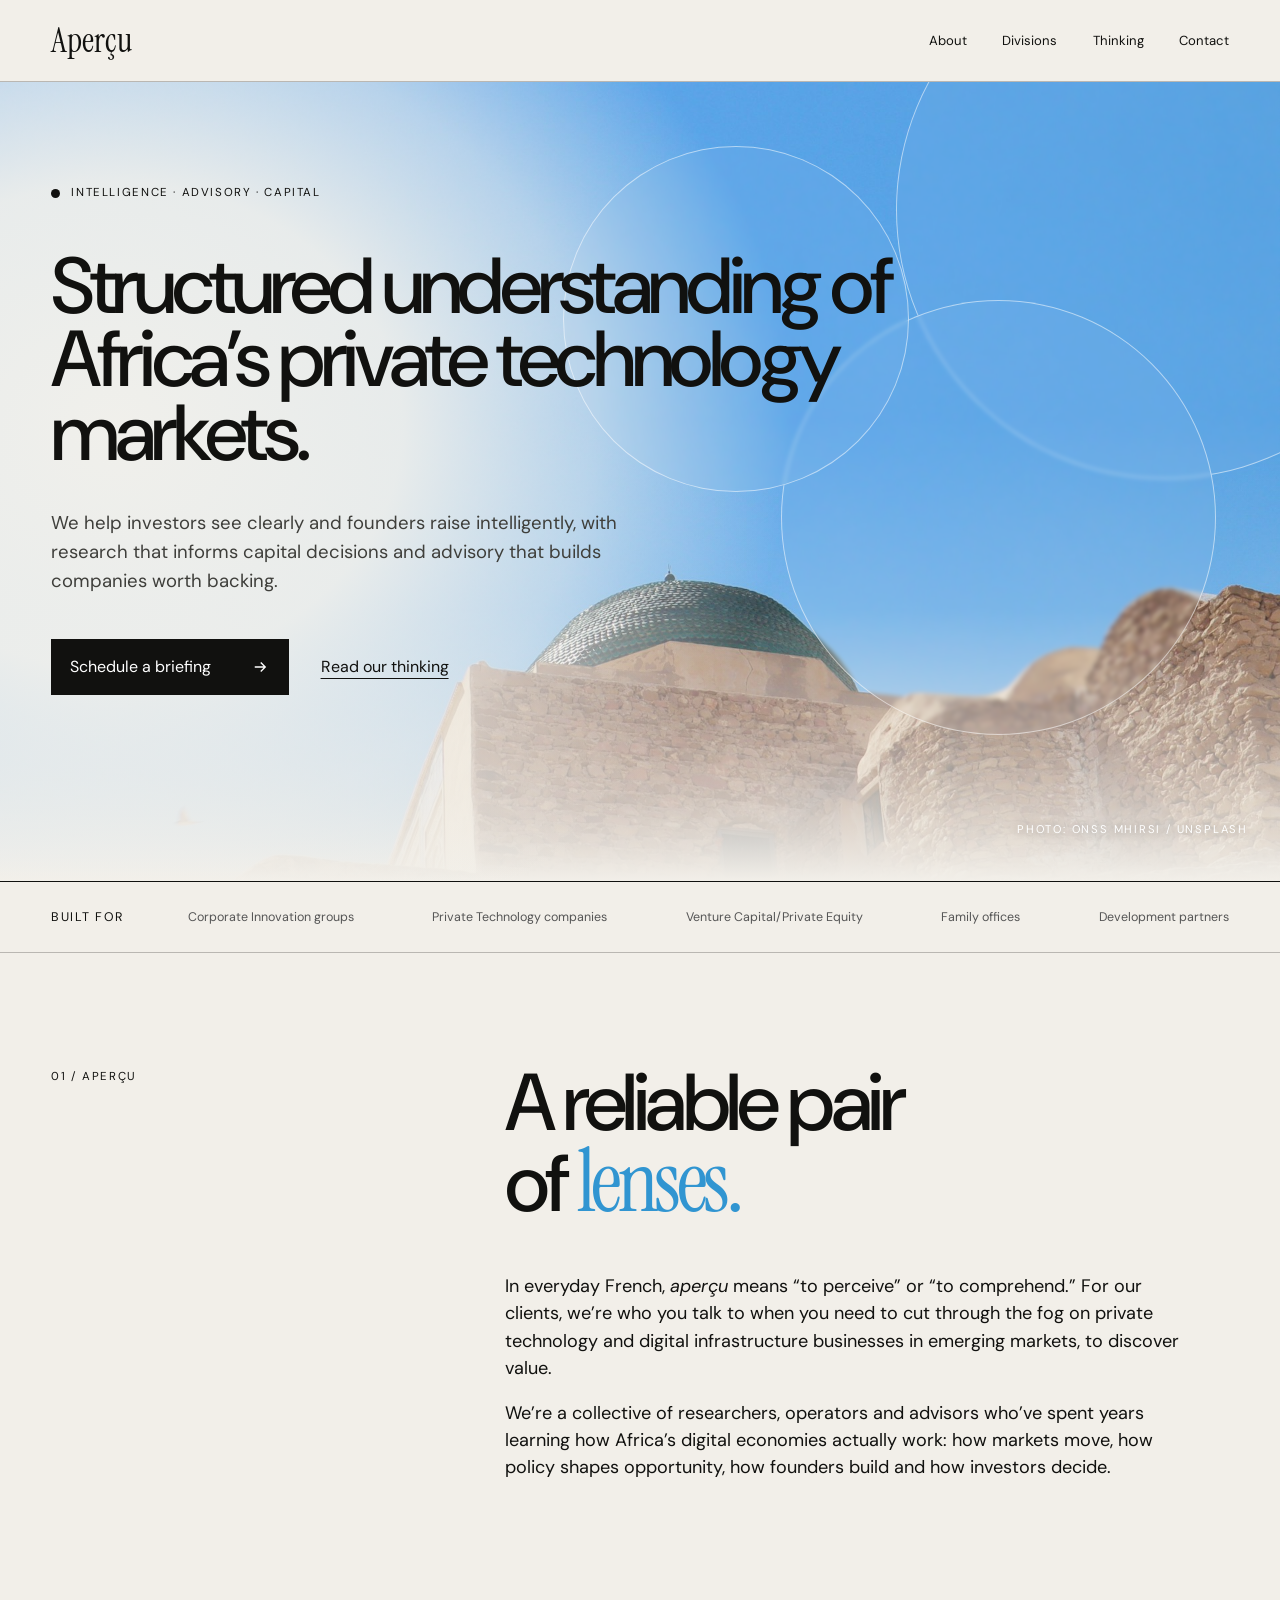
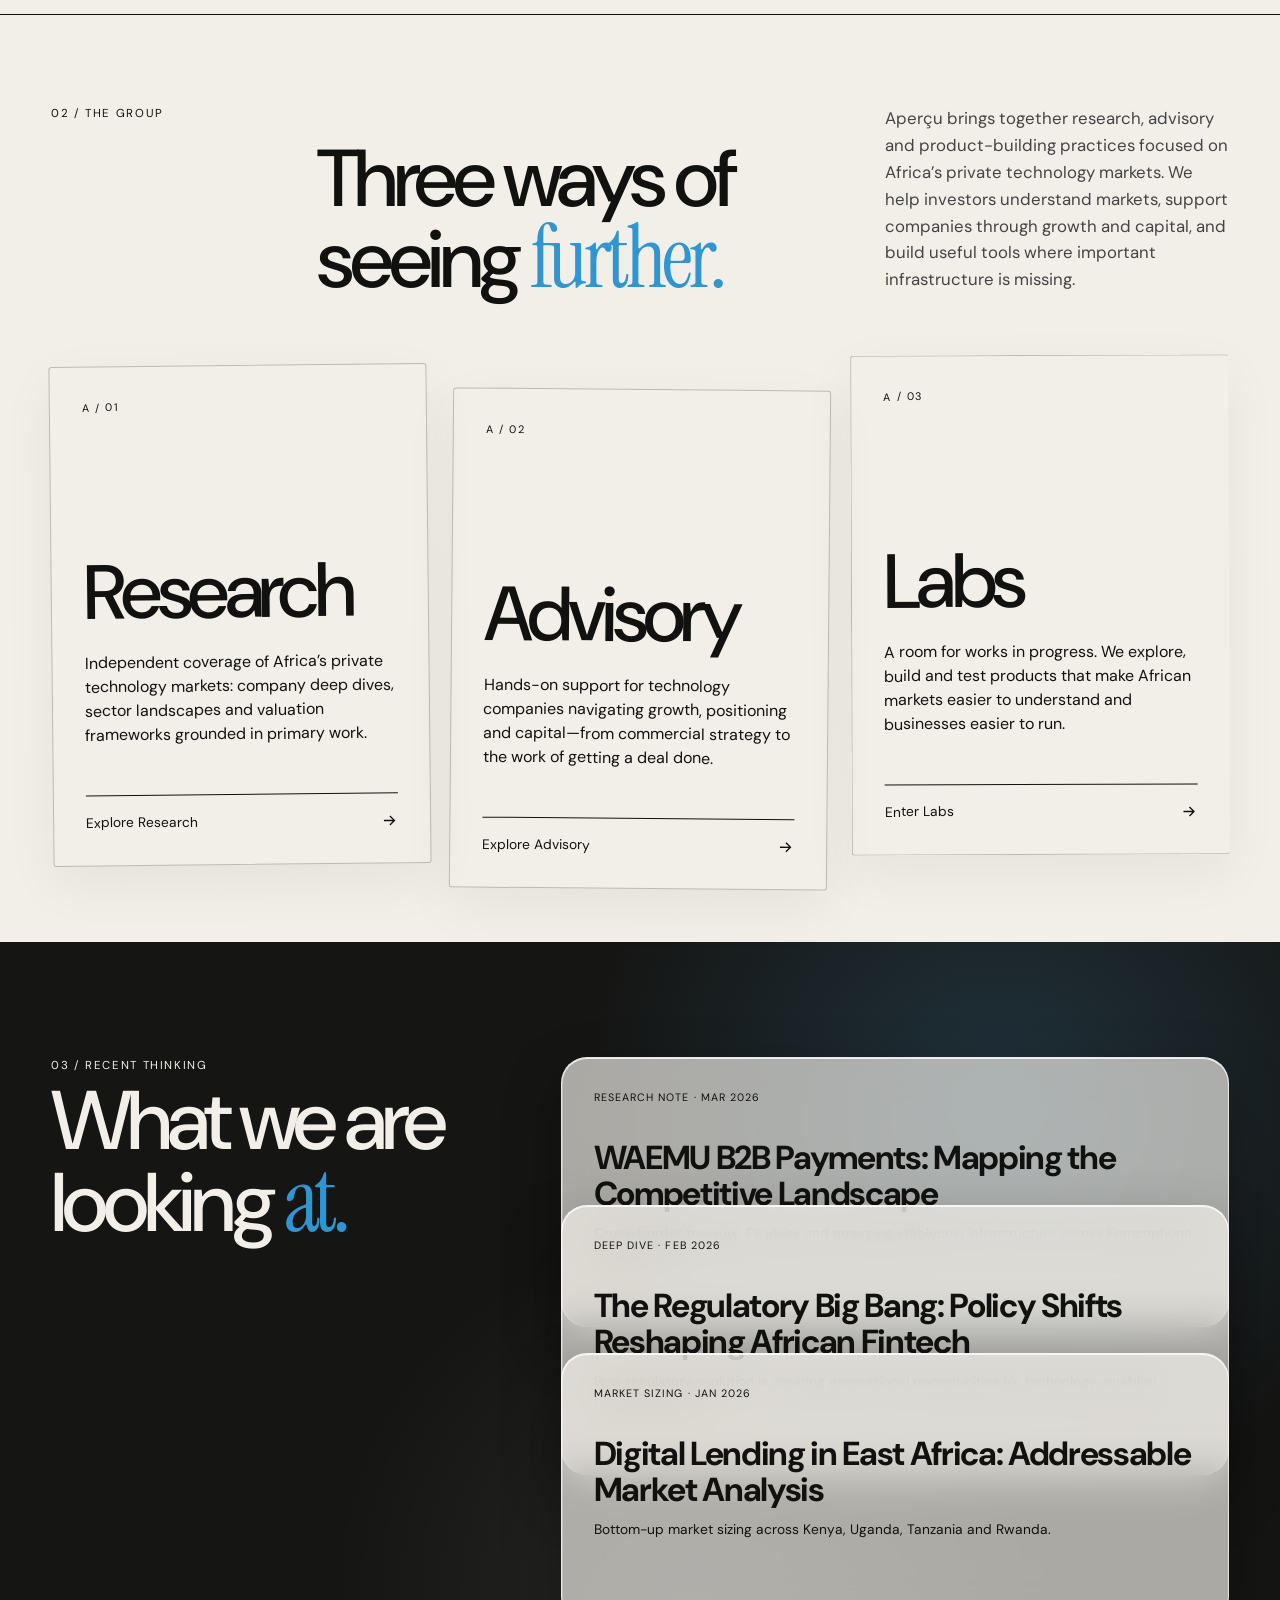
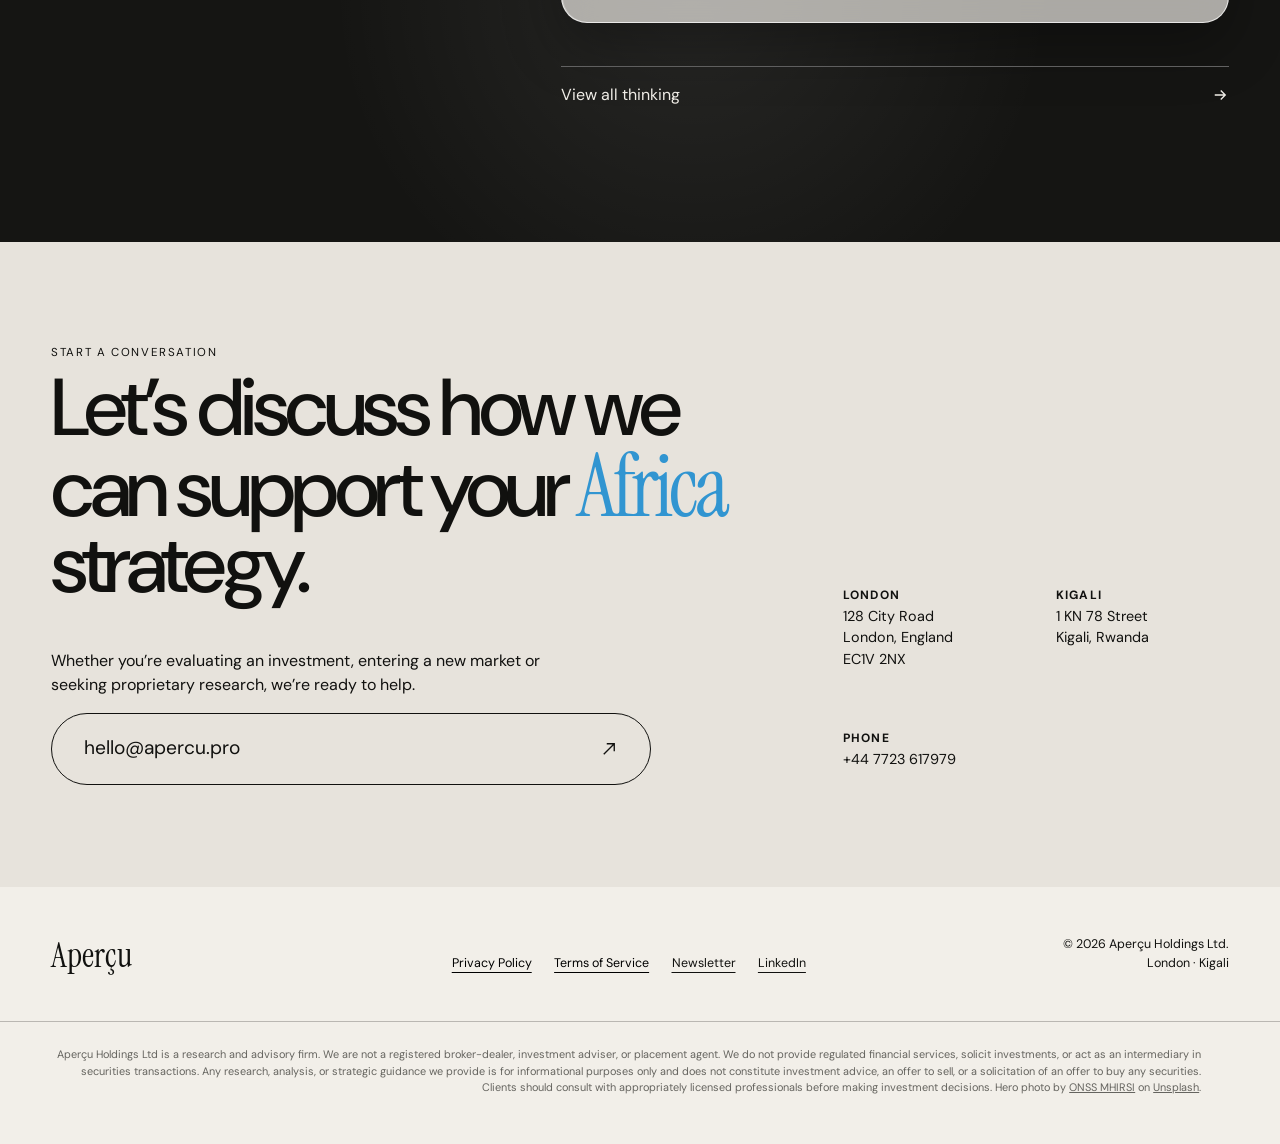
<file: index.html>
<!doctype html>
<html lang="en">
  <head>
    <meta charset="utf-8" />
    <meta name="viewport" content="width=device-width,initial-scale=1" />
    <title>Aperçu — Research, Advisory and Labs</title>
    <meta
      name="description"
      content="A boutique research and advisory firm helping technology companies and investors navigate Africa's private markets."
    />
    <link rel="icon" type="image/svg+xml" href="favicon.svg" />
    <link rel="preconnect" href="https://fonts.googleapis.com" />
    <link rel="preconnect" href="https://fonts.gstatic.com" crossorigin />
    <link
      href="https://fonts.googleapis.com/css2?family=DM+Sans:wght@400;500;600&family=Instrument+Serif:ital@0;1&display=swap"
      rel="stylesheet"
    />
    <link rel="stylesheet" href="styles.css" />
  </head>
  <body>
    <header class="nav">
      <a class="logo" href="#top">Aperçu</a>
      <nav class="desktop-nav">
        <a href="#about">About</a><a href="#divisions">Divisions</a
        ><a href="./thinking/">Thinking</a><a href="#contact">Contact</a>
      </nav>
      <button
        class="menu-button"
        aria-expanded="false"
        aria-controls="mobile-menu"
        aria-label="Open menu"
      >
        <svg viewBox="0 0 24 24"><path d="M3 7h18M3 12h18M3 17h18" /></svg>
      </button>
      <nav class="mobile-menu" id="mobile-menu">
        <a href="#about">About</a><a href="#divisions">Divisions</a
        ><a href="./thinking/">Thinking</a><a href="#contact">Contact</a>
      </nav>
    </header>
    <main id="top">
      <section class="hero">
        <div class="hero-copy">
          <p class="kicker"><span></span> Intelligence · Advisory · Capital</p>
          <h1>
            Structured understanding of Africa’s private technology markets.
          </h1>
          <p class="lead">
            We help investors see clearly and founders raise intelligently, with
            research that informs capital decisions and advisory that builds
            companies worth backing.
          </p>
          <div class="actions">
            <a
              class="button dark"
              href="https://cal.com/abraham.apercu/15min?overlayCalendar=true"
              >Schedule a briefing
              <svg viewBox="0 0 24 24">
                <path d="M5 12h14M13 6l6 6-6 6" /></svg></a
            ><a class="text-link" href="./thinking/">Read our thinking</a>
          </div>
        </div>
        <div class="hero-field" aria-hidden="true">
          <img src="images/hero-bg.jpg" alt="" />
          <div class="fade"></div>
          <div class="lens one"></div>
          <div class="lens two"></div>
          <div class="lens three"></div>
          <p>PHOTO: ONSS MHIRSI / UNSPLASH</p>
        </div>
      </section>
      <section class="audience">
        <p>Built for</p>
        <div>
          <span>Corporate Innovation groups</span><span>Private Technology companies</span
          ><span>Venture Capital/Private Equity</span><span>Family offices</span
          ><span>Development partners</span>
        </div>
      </section>
      <section class="about" id="about">
        <div class="section-label">01 / Aperçu</div>
        <div>
          <h2>A reliable pair<br />of <em>lenses.</em></h2>
          <p>
            In everyday French, <em>aperçu</em> means “to perceive” or “to
            comprehend.” For our clients, we’re who you talk to when you need to
            cut through the fog on private technology and digital infrastructure
            businesses in emerging markets, to discover value.
          </p>
          <p>
            We’re a collective of researchers, operators and advisors who’ve
            spent years learning how Africa’s digital economies actually work:
            how markets move, how policy shapes opportunity, how founders build
            and how investors decide.
          </p>
        </div>
      </section>
      <section class="divisions" id="divisions">
        <div class="division-head">
          <p class="section-label">02 / The group</p>
          <h2>Three ways of<br />seeing <em>further.</em></h2>
          <p class="group-explainer">
            Aperçu brings together research, advisory and product-building
            practices focused on Africa’s private technology markets. We help
            investors understand markets, support companies through growth and
            capital, and build useful tools where important infrastructure is
            missing.
          </p>
        </div>
        <div class="division-grid">
          <article class="division">
            <p class="num">A / 01</p>
            <div>
              <h3>Research</h3>
              <p>
                Independent coverage of Africa’s private technology markets:
                company deep dives, sector landscapes and valuation frameworks
                grounded in primary work.
              </p>
              <a href="./research/"
                >Explore Research
                <svg viewBox="0 0 24 24"><path d="M5 12h14M13 6l6 6-6 6" /></svg
              ></a>
            </div>
          </article>
          <article class="division">
            <p class="num">A / 02</p>
            <div>
              <h3>Advisory</h3>
              <p>
                Hands-on support for technology companies navigating growth,
                positioning and capital—from commercial strategy to the work of
                getting a deal done.
              </p>
              <a href="./advisory/"
                >Explore Advisory
                <svg viewBox="0 0 24 24"><path d="M5 12h14M13 6l6 6-6 6" /></svg
              ></a>
            </div>
          </article>
          <article class="division">
            <p class="num">A / 03</p>
            <div>
              <h3>Labs</h3>
              <p>
                A room for works in progress. We explore, build and test
                products that make African markets easier to understand and
                businesses easier to run.
              </p>
              <a href="https://apercu.pro/labs/"
                >Enter Labs
                <svg viewBox="0 0 24 24"><path d="M5 12h14M13 6l6 6-6 6" /></svg
              ></a>
            </div>
          </article>
        </div>
      </section>
      <section class="thinking">
        <div class="thinking-head">
          <p class="section-label">03 / Recent thinking</p>
          <h2>What we are<br />looking <em>at.</em></h2>
        </div>
        <div class="note-stack">
          <a class="note" href="./thinking/"
            ><span>Research note · Mar 2026</span>
            <h3>WAEMU B2B Payments: Mapping the Competitive Landscape</h3>
            <p>
              Cross-border treasury, FX utility and emerging stablecoin
              infrastructure across Francophone West Africa.
            </p></a
          ><a class="note" href="./thinking/"
            ><span>Deep dive · Feb 2026</span>
            <h3>
              The Regulatory Big Bang: Policy Shifts Reshaping African Fintech
            </h3>
            <p>
              How regulatory evolution is creating generational opportunities
              for technology-enabled financial services.
            </p></a
          ><a class="note" href="./thinking/"
            ><span>Market sizing · Jan 2026</span>
            <h3>Digital Lending in East Africa: Addressable Market Analysis</h3>
            <p>
              Bottom-up market sizing across Kenya, Uganda, Tanzania and Rwanda.
            </p></a
          ><a class="all-notes" href="./thinking/"
            >View all thinking
            <svg viewBox="0 0 24 24"><path d="M5 12h14M13 6l6 6-6 6" /></svg
          ></a>
        </div>
      </section>
      <section class="contact" id="contact">
        <div>
          <p class="section-label">Start a conversation</p>
          <h2>
            Let’s discuss how we can support your <em>Africa</em> strategy.
          </h2>
          <p>
            Whether you’re evaluating an investment, entering a new market or
            seeking proprietary research, we’re ready to help.
          </p>
          <a class="email" href="mailto:hello@apercu.pro"
            >hello@apercu.pro
            <svg viewBox="0 0 24 24"><path d="M5 19 19 5M9 5h10v10" /></svg
          ></a>
        </div>
        <div class="addresses">
          <div>
            <b>London</b>
            <p>128 City Road<br />London, England<br />EC1V 2NX</p>
          </div>
          <div>
            <b>Kigali</b>
            <p>1 KN 78 Street<br />Kigali, Rwanda</p>
          </div>
          <div>
            <b>Phone</b>
            <p>+44 7723 617979</p>
          </div>
        </div>
      </section>
    </main>
    <footer>
      <div class="footer-main">
        <a class="logo" href="#top">Aperçu</a>
        <div class="footer-links">
          <button data-panel="privacy-panel">Privacy Policy</button
          ><button data-panel="tos-panel">Terms of Service</button
          ><a
            href="https://moneymythsafrica.substack.com/"
            target="_blank"
            rel="noopener"
            >Newsletter</a
          ><a
            href="https://www.linkedin.com/company/aper%C3%A7u-group"
            target="_blank"
            rel="noopener"
            >LinkedIn</a
          >
        </div>
        <p>© 2026 Aperçu Holdings Ltd.<br />London · Kigali</p>
      </div>
      <div class="disclaimer">
        <p>
          Aperçu Holdings Ltd is a research and advisory firm. We are not a
          registered broker-dealer, investment adviser, or placement agent. We
          do not provide regulated financial services, solicit investments, or
          act as an intermediary in securities transactions. Any research,
          analysis, or strategic guidance we provide is for informational
          purposes only and does not constitute investment advice, an offer to
          sell, or a solicitation of an offer to buy any securities. Clients
          should consult with appropriately licensed professionals before making
          investment decisions. Hero photo by
          <a
            href="https://unsplash.com/@onssmhirsi?utm_source=unsplash&utm_medium=referral&utm_content=creditCopyText"
            >ONSS MHIRSI</a
          >
          on
          <a
            href="https://unsplash.com/photos/a-tall-brick-building-with-a-green-dome-on-top-1bTAG4TaVvw?utm_source=unsplash&utm_medium=referral&utm_content=creditCopyText"
            >Unsplash</a
          >.
        </p>
      </div>
    </footer>
    <div class="legal-panel" id="privacy-panel">
      <div>
        <button class="close" aria-label="Close">
          <svg viewBox="0 0 24 24"><path d="M18 6 6 18M6 6l12 12" /></svg>
        </button>
        <h3>Privacy Policy</h3>
        <p><b>Last updated:</b> January 2025</p>
        <p>
          Aperçu Holdings Ltd (“Aperçu,” “we,” “us,” or “our”) respects your
          privacy. This policy explains how we collect, use and protect
          information when you use our website and services.
        </p>
        <p>
          <b>Information We Collect:</b> We may collect information you provide
          directly, as well as usage data through cookies and similar
          technologies.
        </p>
        <p>
          <b>Your Rights:</b> You may request access to, correction of, or
          deletion of your personal data by contacting hello@apercu.pro.
        </p>
      </div>
    </div>
    <div class="legal-panel" id="tos-panel">
      <div>
        <button class="close" aria-label="Close">
          <svg viewBox="0 0 24 24"><path d="M18 6 6 18M6 6l12 12" /></svg>
        </button>
        <h3>Terms of Service</h3>
        <p><b>Last updated:</b> January 2025</p>
        <p>
          By accessing or using the Aperçu Holdings Ltd website and services,
          you agree to these terms.
        </p>
        <p>
          <b>Services:</b> Aperçu provides research, advisory and strategic
          consulting services. Nothing on this website constitutes investment
          advice or an offer to buy or sell securities.
        </p>
        <p>
          <b>Governing Law:</b> These terms are governed by the laws of England
          and Wales.
        </p>
      </div>
    </div>
    <script src="main.js"></script>
  </body>
</html>
</file>
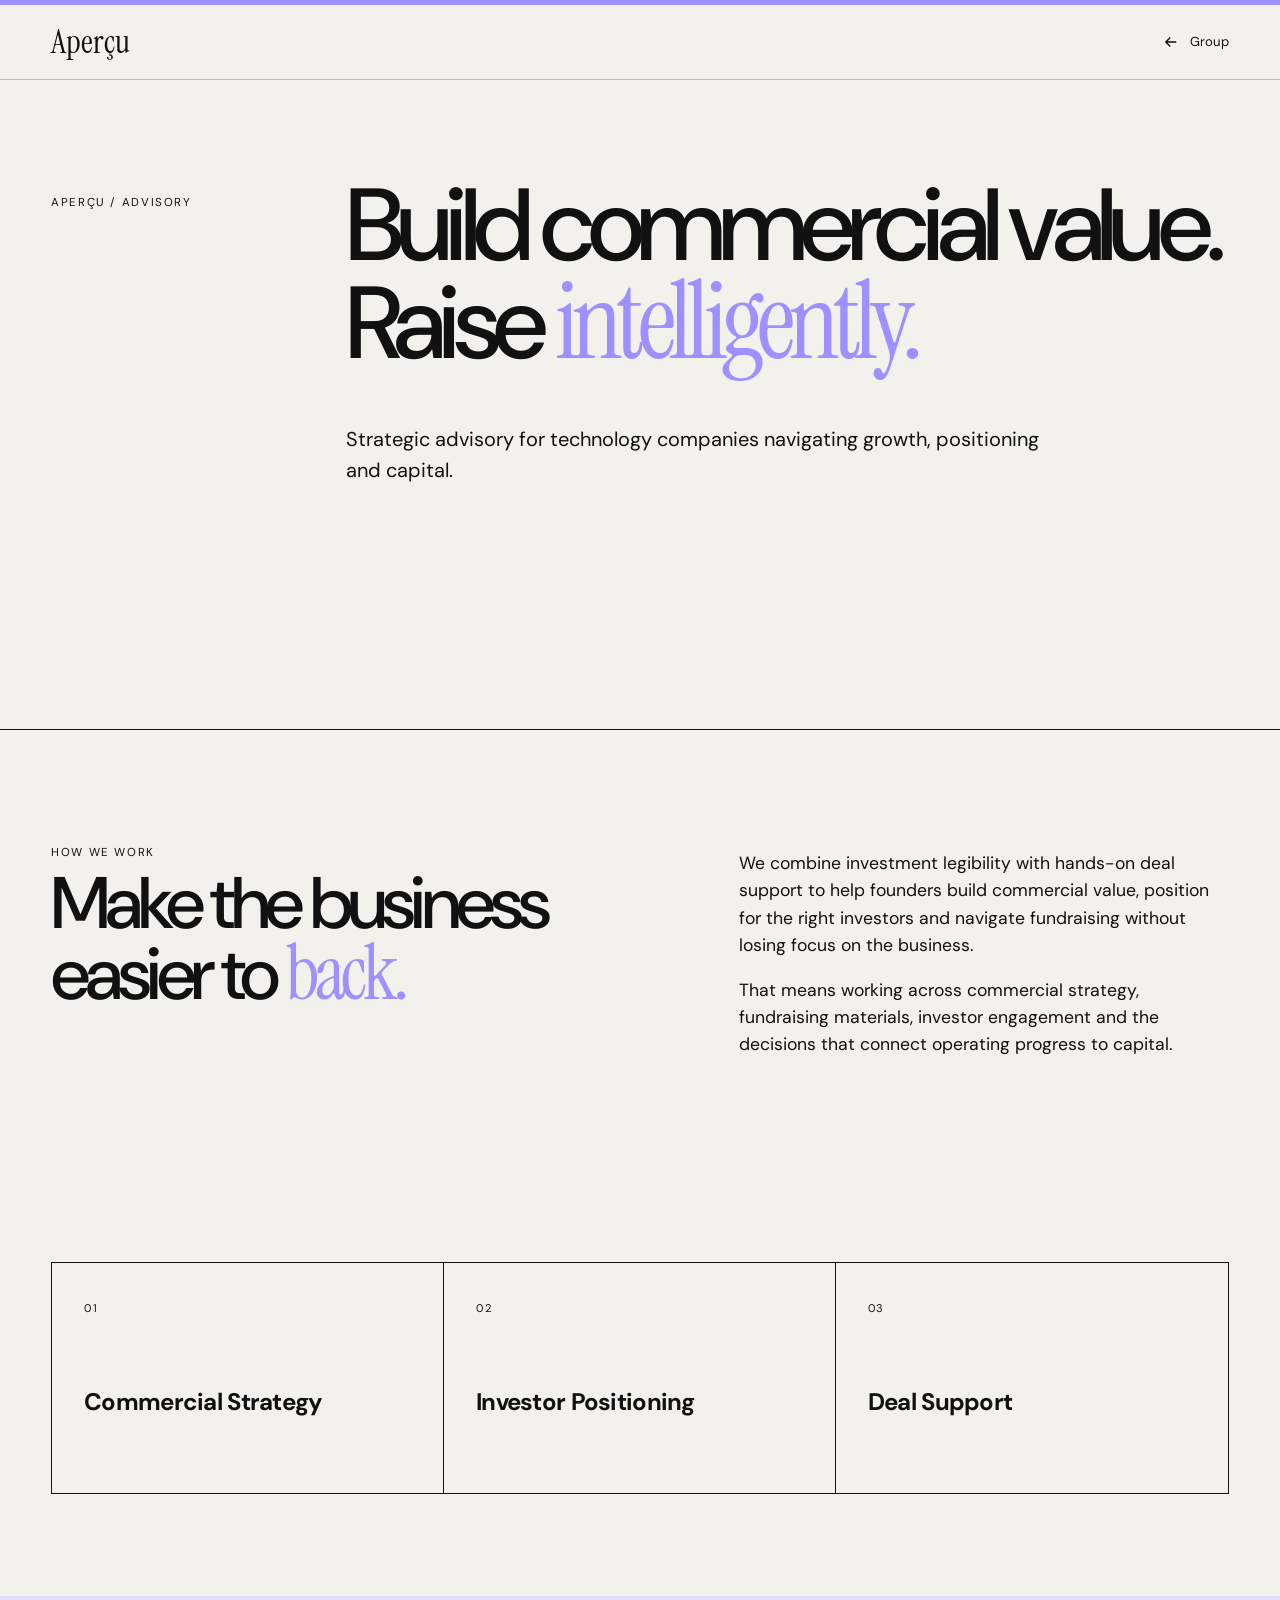
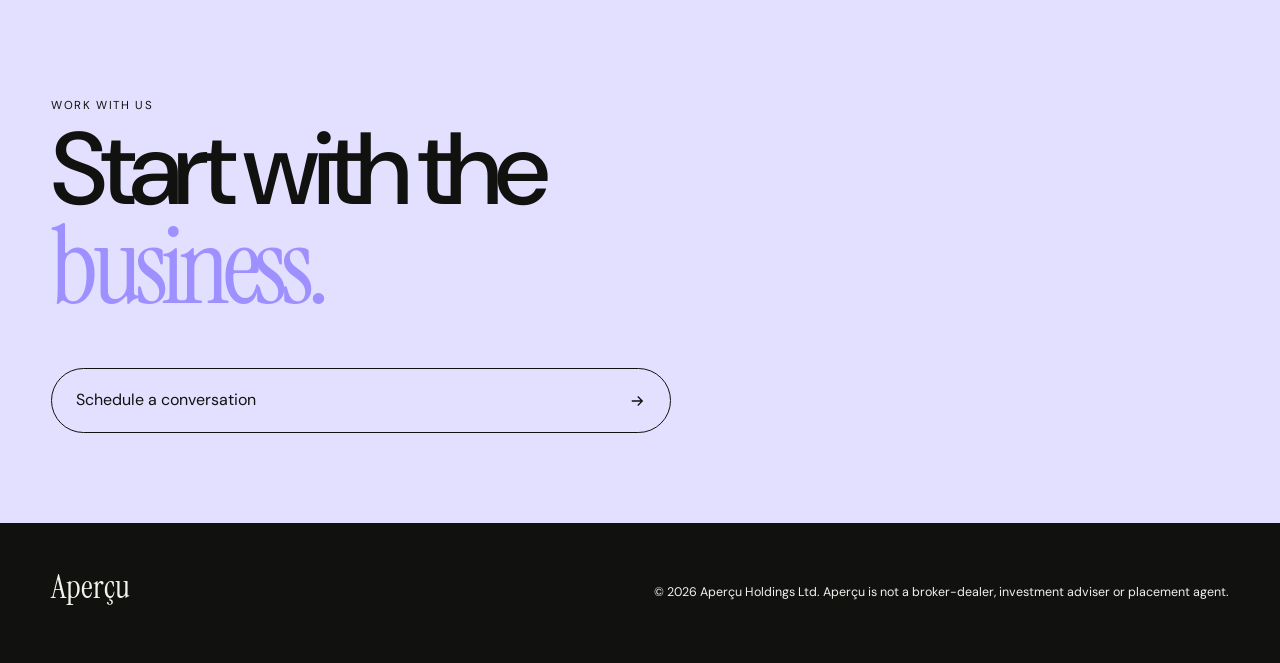
<file: advisory/index.html>
<!doctype html><html lang="en"><head><meta charset="utf-8"><meta name="viewport" content="width=device-width,initial-scale=1"><title>Advisory — Aperçu</title><link rel="icon" type="image/svg+xml" href="favicon.svg"><link rel="preconnect" href="https://fonts.googleapis.com"><link rel="preconnect" href="https://fonts.gstatic.com" crossorigin><link href="https://fonts.googleapis.com/css2?family=DM+Sans:wght@400;500;600&family=Instrument+Serif:ital@0;1&display=swap" rel="stylesheet"><link rel="stylesheet" href="../division.css"></head><body class="advisory-page"><header class="top"><a class="logo" href="../">Aperçu</a><a class="back" href="../"><svg viewBox="0 0 24 24"><path d="M19 12H5m6-6-6 6 6 6"/></svg> Group</a></header><main><section class="mast"><p class="label">Aperçu / Advisory</p><div><h1>Build commercial value.<br>Raise <em>intelligently.</em></h1><p class="mast-copy">Strategic advisory for technology companies navigating growth, positioning and capital.</p></div></section><section class="content"><div><p class="label">How we work</p><h2>Make the business easier to <em>back.</em></h2></div><div class="prose"><p>We combine investment legibility with hands-on deal support to help founders build commercial value, position for the right investors and navigate fundraising without losing focus on the business.</p><p>That means working across commercial strategy, fundraising materials, investor engagement and the decisions that connect operating progress to capital.</p></div><div class="items"><article class="item"><span>01</span><h3>Commercial Strategy</h3></article><article class="item"><span>02</span><h3>Investor Positioning</h3></article><article class="item"><span>03</span><h3>Deal Support</h3></article></div></section><section class="cta"><p class="label">Work with us</p><h2>Start with the<br><em>business.</em></h2><a href="https://cal.com/abraham.apercu/15min?overlayCalendar=true">Schedule a conversation <svg class="arrow" viewBox="0 0 24 24"><path d="M5 12h14m-6-6 6 6-6 6"/></svg></a></section></main><footer><a class="logo" href="../">Aperçu</a><p>© 2026 Aperçu Holdings Ltd. Aperçu is not a broker-dealer, investment adviser or placement agent.</p></footer></body></html>
</file>
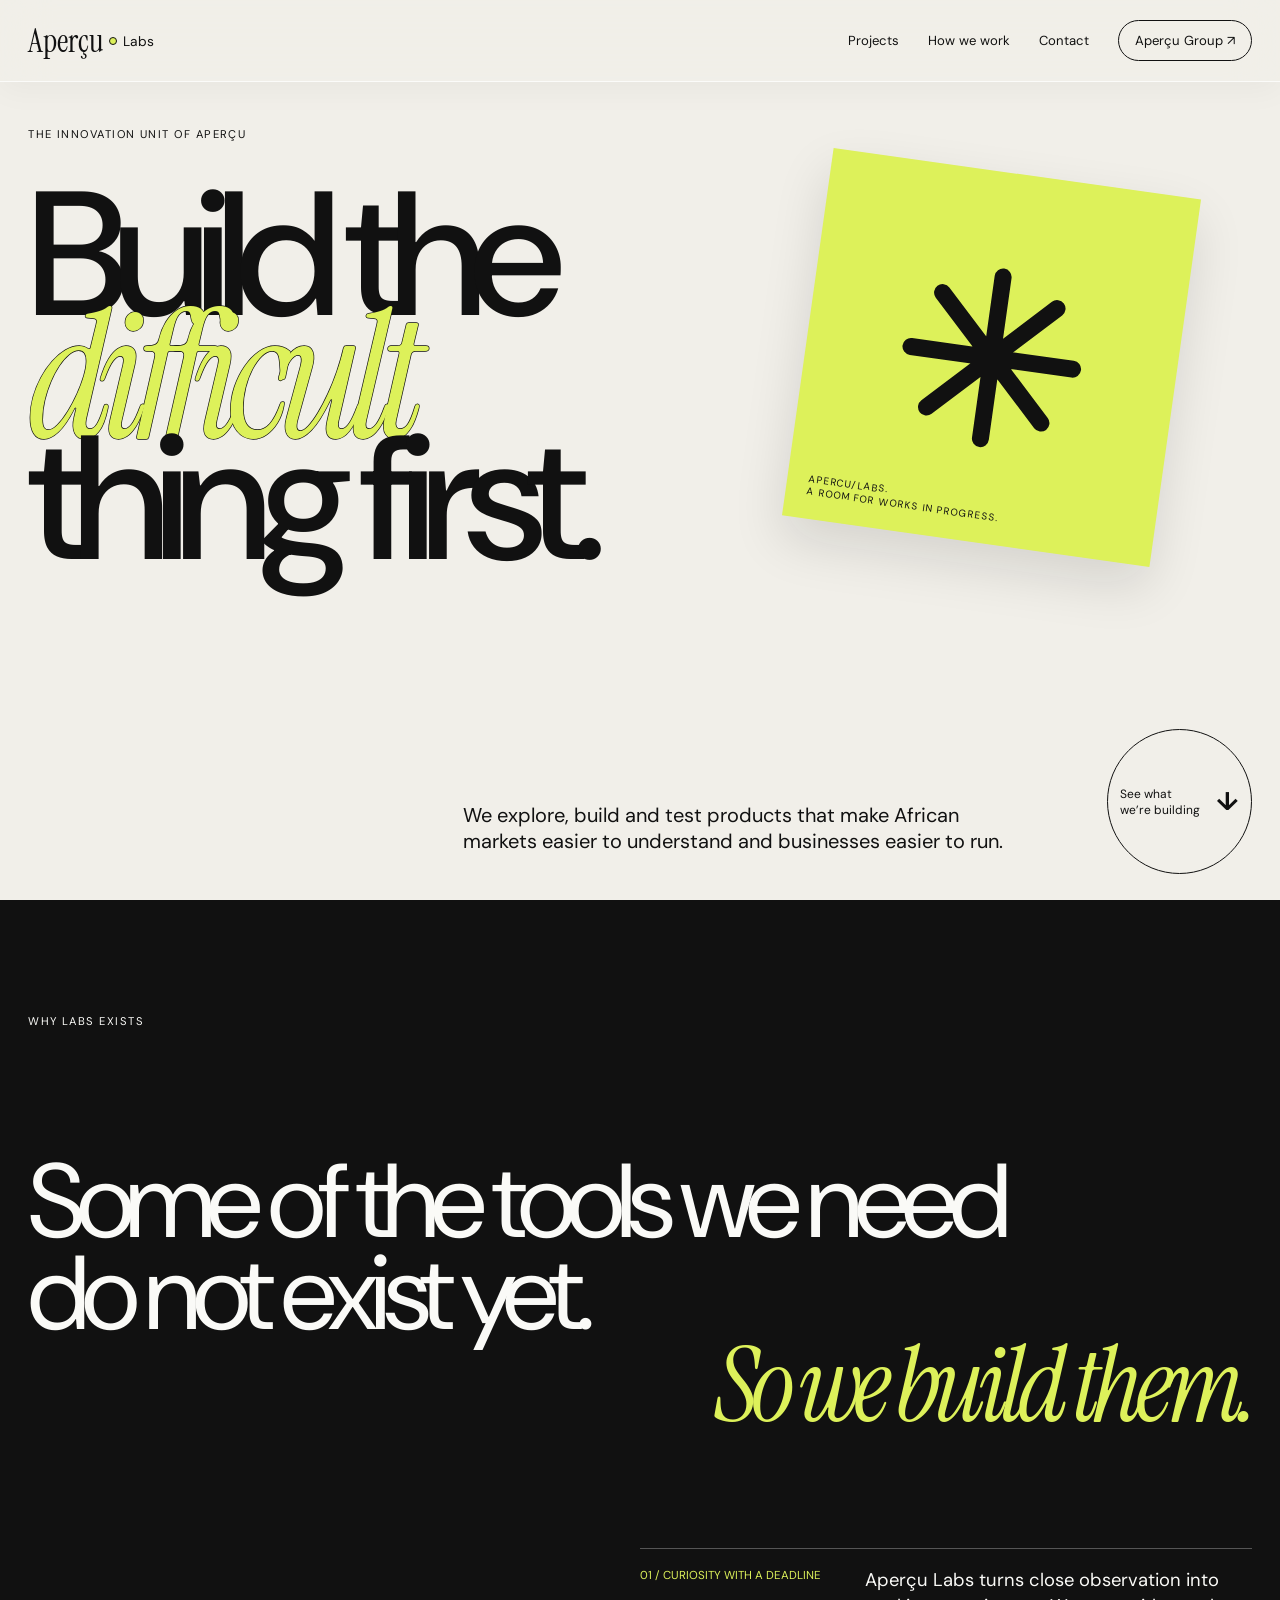
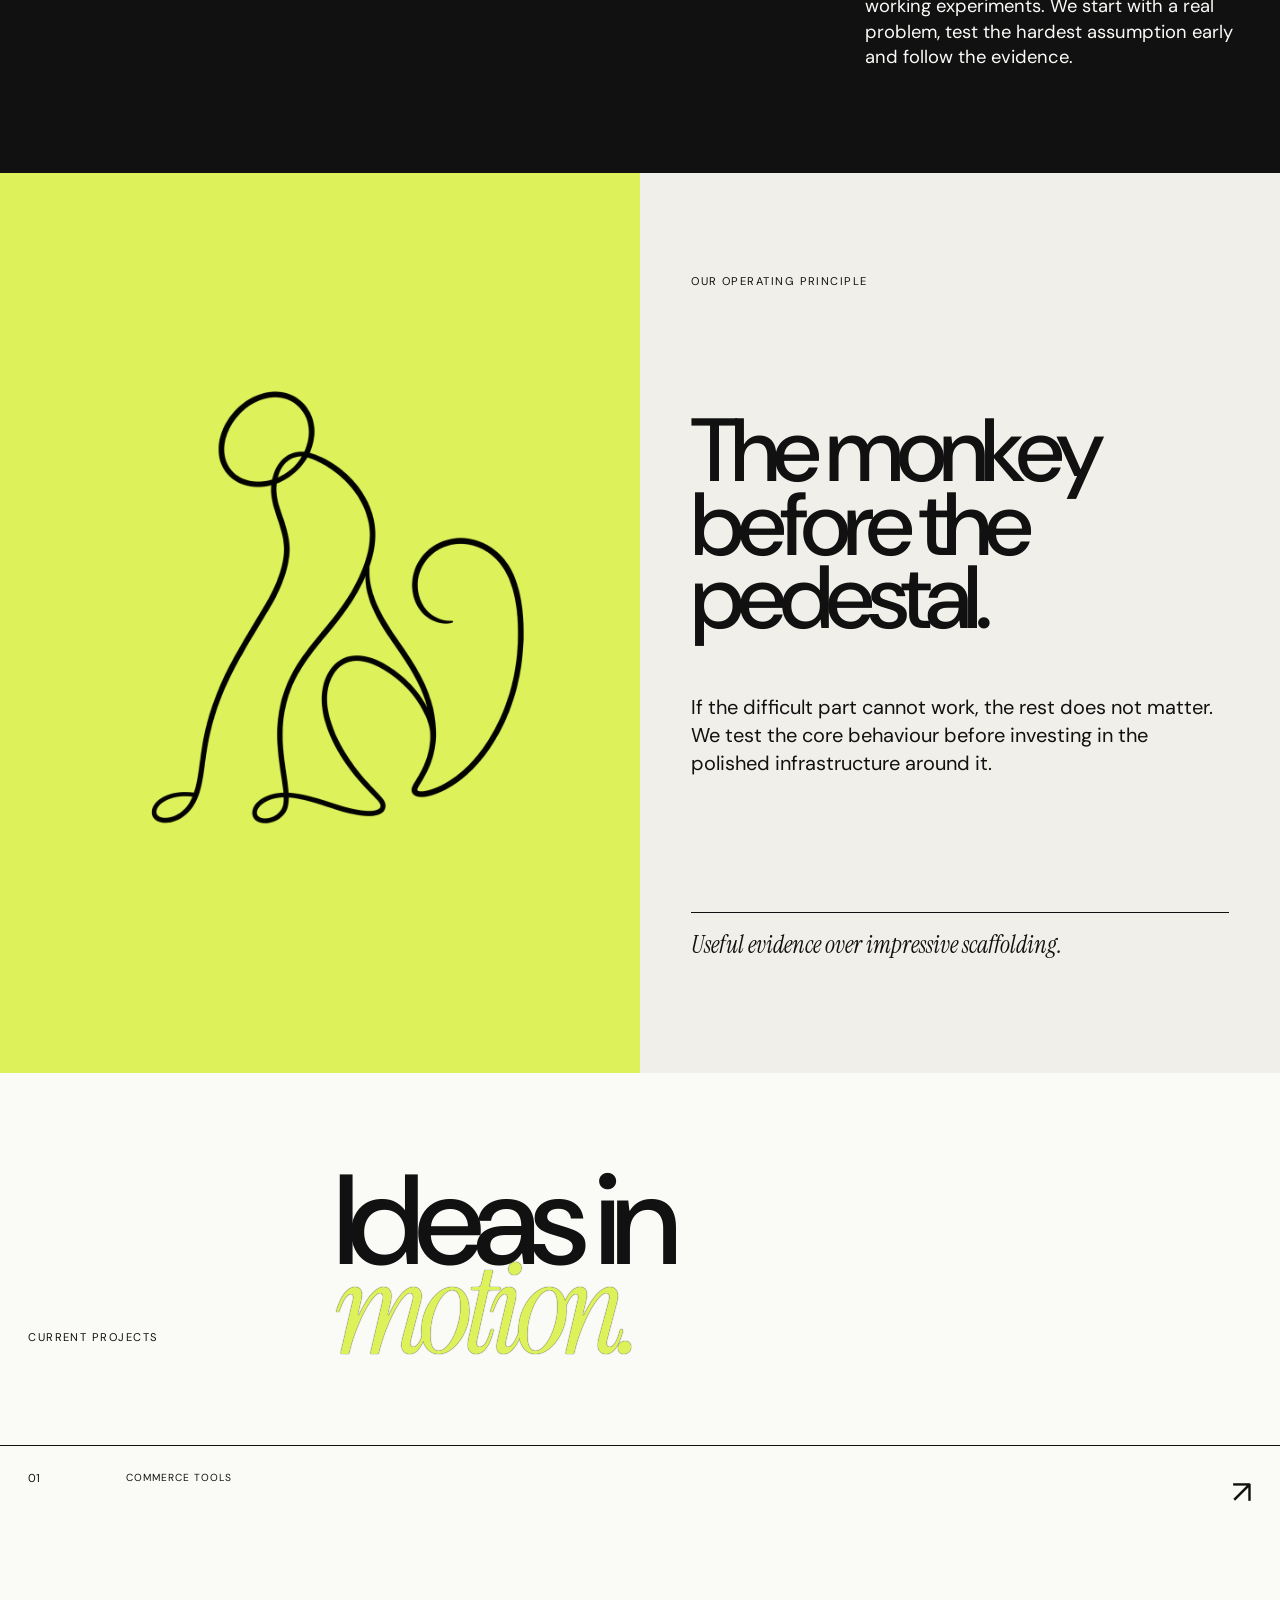
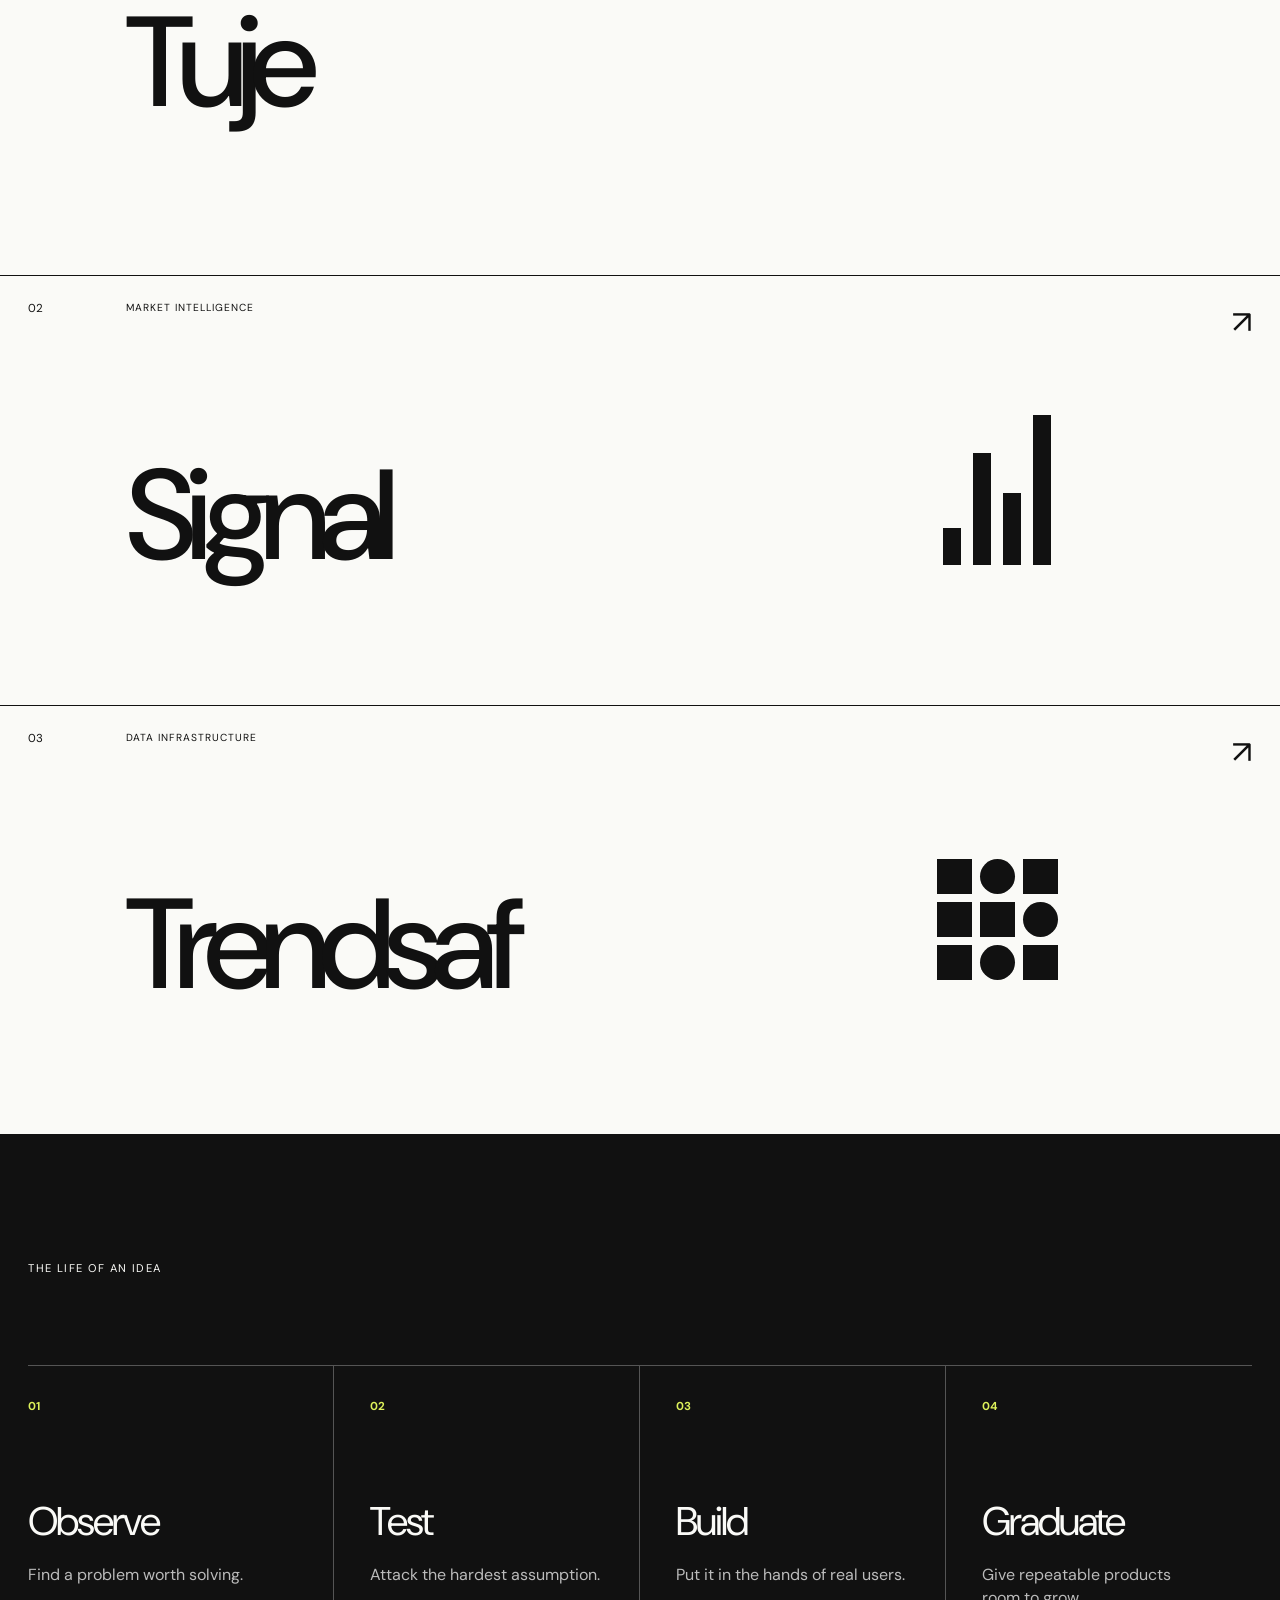
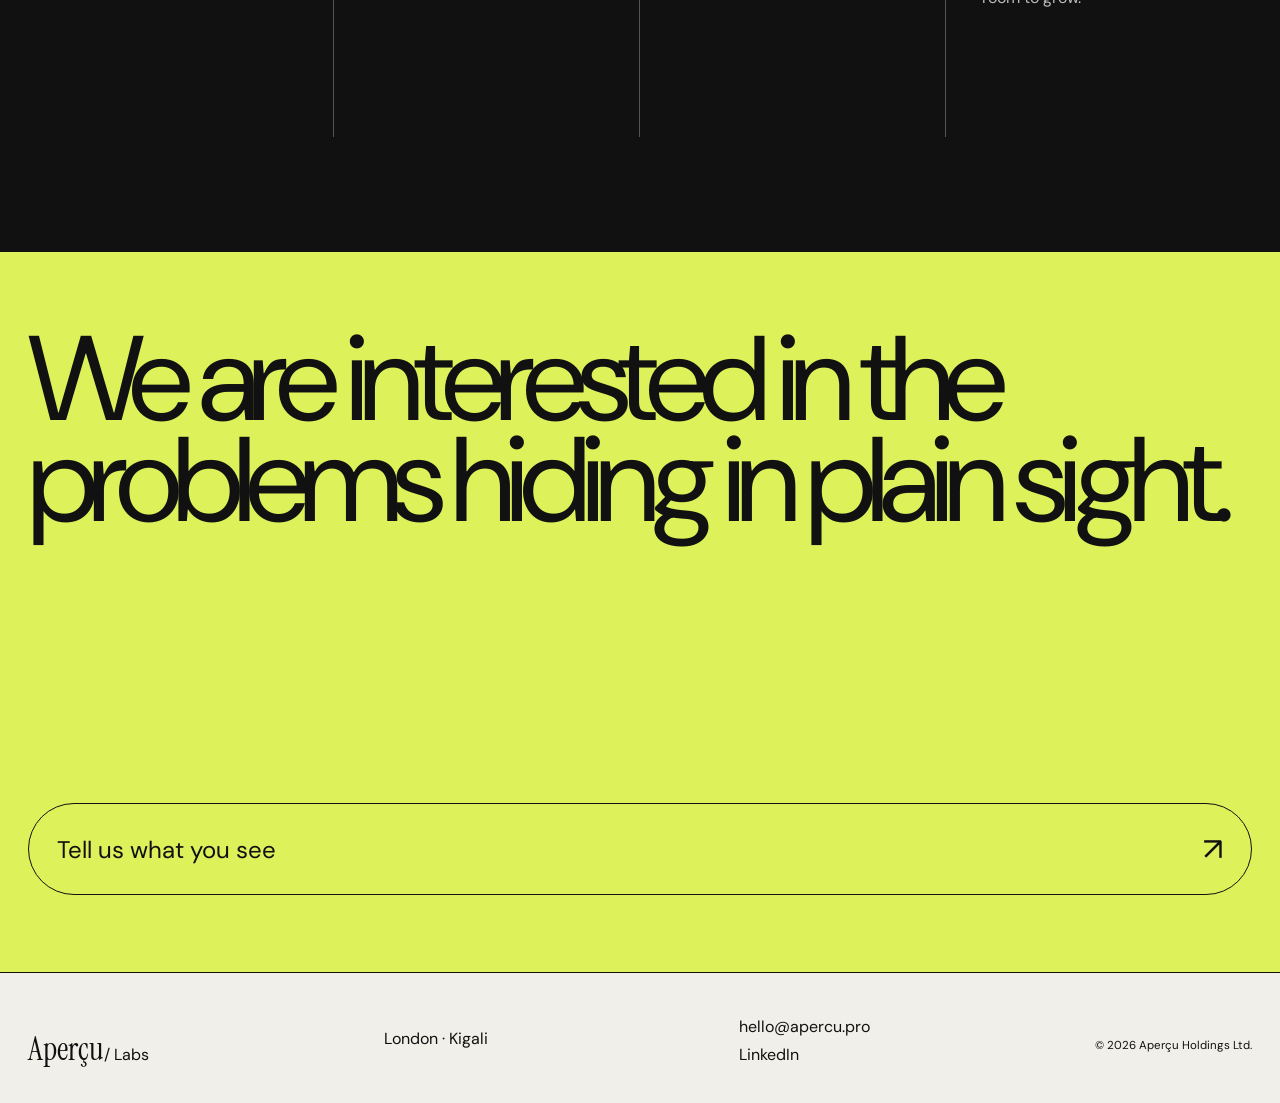
<file: labs/index.html>
<!doctype html>
<html lang="en">
<head>
  <meta charset="UTF-8">
  <meta name="viewport" content="width=device-width, initial-scale=1">
  <meta name="description" content="Aperçu Labs builds and tests useful products for African markets.">
  <title>Aperçu Labs — Build the difficult thing first</title>
  <link rel="icon" type="image/svg+xml" href="favicon.svg">
  <link rel="preconnect" href="https://fonts.googleapis.com">
  <link rel="preconnect" href="https://fonts.gstatic.com" crossorigin>
  <link href="https://fonts.googleapis.com/css2?family=DM+Sans:wght@400;500;600&family=Instrument+Serif:ital@0;1&display=swap" rel="stylesheet">
  <link rel="stylesheet" href="assets/styles.css">
</head>
<body>
  <header class="site-header">
    <a class="wordmark" href="https://apercu.pro" aria-label="Aperçu home">Aperçu</a>
    <div class="division"><span></span>Labs</div>
    <button class="menu-button" aria-expanded="false" aria-controls="site-nav">Menu</button>
    <nav id="site-nav" aria-label="Page navigation">
      <a href="#projects">Projects</a>
      <a href="#method">How we work</a>
      <a href="mailto:hello@apercu.pro">Contact</a>
      <a class="back-link" href="https://apercu.pro">Aperçu Group ↗</a>
    </nav>
  </header>

  <main>
    <section class="hero">
      <div class="hero-kicker">The innovation unit of Aperçu</div>
      <h1>Build the<br><em>difficult</em><br>thing first.</h1>
      <div class="hero-foot">
        <p>We explore, build and test products that make African markets easier to understand and businesses easier to run.</p>
        <a class="disc-link" href="#projects"><span>See what<br>we’re building</span><b>↓</b></a>
      </div>
      <div class="lime-card" aria-hidden="true"><span><svg viewBox="0 0 64 64"><g fill="none" stroke="currentColor" stroke-width="5" stroke-linecap="round"><path d="M32 8v48M8 32h48M15 15l34 34M49 15 15 49"/></g></svg></span><small>apercu/labs.<br>A room for works in progress.</small></div>
    </section>

    <section class="statement" id="method">
      <p class="section-label">Why Labs exists</p>
      <div class="statement-copy">
        <p>Some of the tools we need<br>do not exist yet.</p>
        <p class="accent-line">So we build them.</p>
      </div>
      <div class="statement-note">
        <span>01 / Curiosity with a deadline</span>
        <p>Aperçu Labs turns close observation into working experiments. We start with a real problem, test the hardest assumption early and follow the evidence.</p>
      </div>
    </section>

    <section class="principle">
      <div class="principle-graphic" aria-hidden="true">
        <img class="abstract-line" src="assets/abstract-line.png" alt="">
      </div>
      <div class="principle-copy">
        <p class="section-label">Our operating principle</p>
        <h2>The monkey<br>before the pedestal.</h2>
        <p>If the difficult part cannot work, the rest does not matter. We test the core behaviour before investing in the polished infrastructure around it.</p>
        <p class="aside">Useful evidence over impressive scaffolding.</p>
      </div>
    </section>

    <section class="projects" id="projects">
      <div class="projects-head">
        <p class="section-label">Current projects</p>
        <h2>Ideas in<br><i>motion.</i></h2>
      </div>
      <div class="project-list">
        <article class="project project-tuje" tabindex="0">
          <div class="project-index">01</div>
          <div class="project-main">
            <div class="project-meta"><span>Commerce tools</span></div>
            <h3>Tuje</h3>
            <p>Give every customer a reason to come back. Tuje helps small businesses know their customers, reward loyalty and turn everyday sales into lasting relationships.</p>
          </div>
          <span class="project-arrow">↗</span>
        </article>

        <article class="project project-signal" tabindex="0">
          <div class="project-index">02</div>
          <div class="project-main">
            <div class="project-meta"><span>Market intelligence</span></div>
            <h3>Signal</h3>
            <p>Institutional-quality equity intelligence that helps investors see African companies and markets with greater clarity.</p>
          </div>
          <div class="project-mark signal-lines"><span></span><span></span><span></span><span></span></div>
          <span class="project-arrow">↗</span>
        </article>

        <article class="project project-trendsaf" tabindex="0">
          <div class="project-index">03</div>
          <div class="project-main">
            <div class="project-meta"><span>Data infrastructure</span></div>
            <h3>Trendsaf</h3>
            <p>An open-core data platform for aggregating and transforming African market intelligence at scale.</p>
          </div>
          <div class="project-mark trend-grid"><span></span><span></span><span></span><span></span><span></span><span></span><span></span><span></span><span></span></div>
          <span class="project-arrow">↗</span>
        </article>
      </div>
    </section>

    <section class="journey">
      <p class="section-label">The life of an idea</p>
      <div class="journey-line">
        <div><b>01</b><h3>Observe</h3><p>Find a problem worth solving.</p></div>
        <div><b>02</b><h3>Test</h3><p>Attack the hardest assumption.</p></div>
        <div><b>03</b><h3>Build</h3><p>Put it in the hands of real users.</p></div>
        <div><b>04</b><h3>Graduate</h3><p>Give repeatable products room to grow.</p></div>
      </div>
    </section>

    <section class="closing">
      <p>We are interested in the problems hiding in plain sight.</p>
      <a href="mailto:hello@apercu.pro">Tell us what you see <span>↗</span></a>
    </section>
  </main>

  <footer>
    <div><a class="wordmark" href="https://apercu.pro">Aperçu</a><span>/ Labs</span></div>
    <p>London · Kigali</p>
    <div class="footer-links"><a href="mailto:hello@apercu.pro">hello@apercu.pro</a><a href="https://www.linkedin.com/company/apercu-pro/">LinkedIn</a></div>
    <p class="copyright">© 2026 Aperçu Holdings Ltd.</p>
  </footer>
  <script src="assets/main.js"></script>
</body>
</html>
</file>
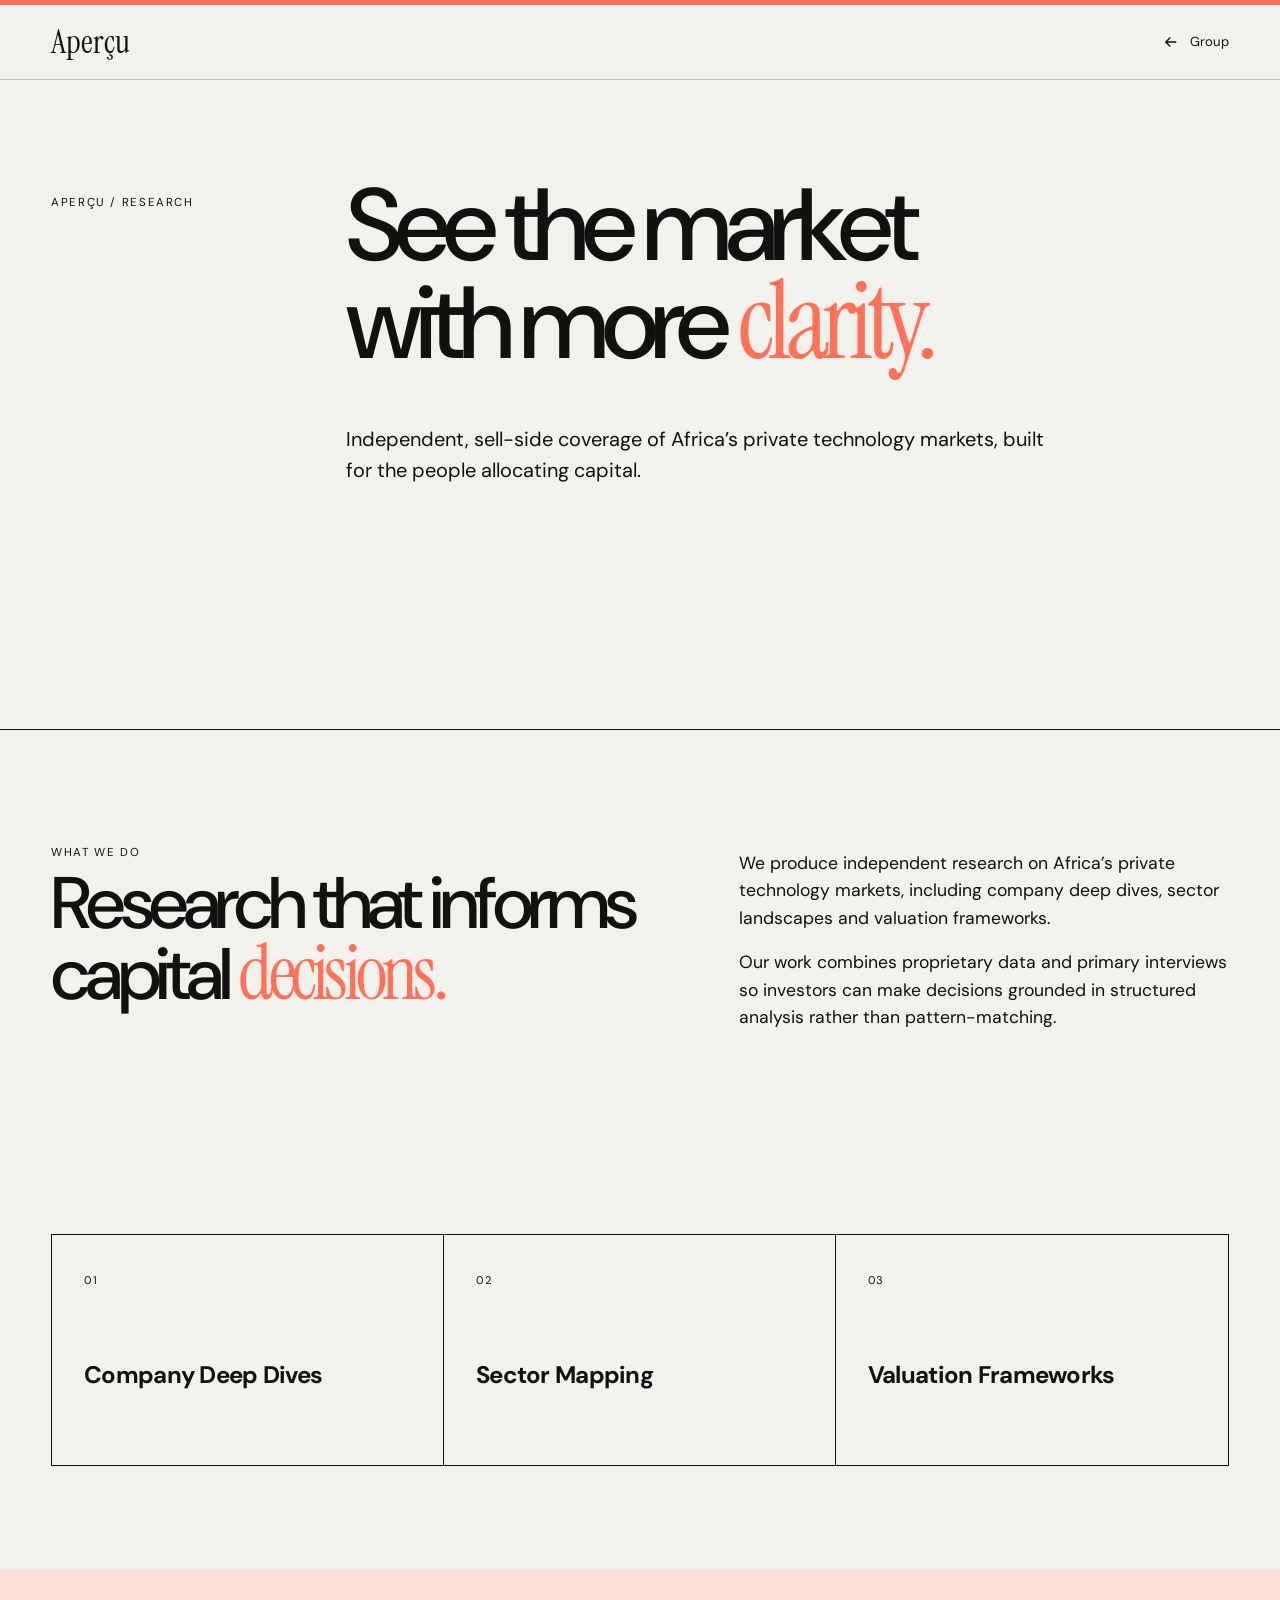
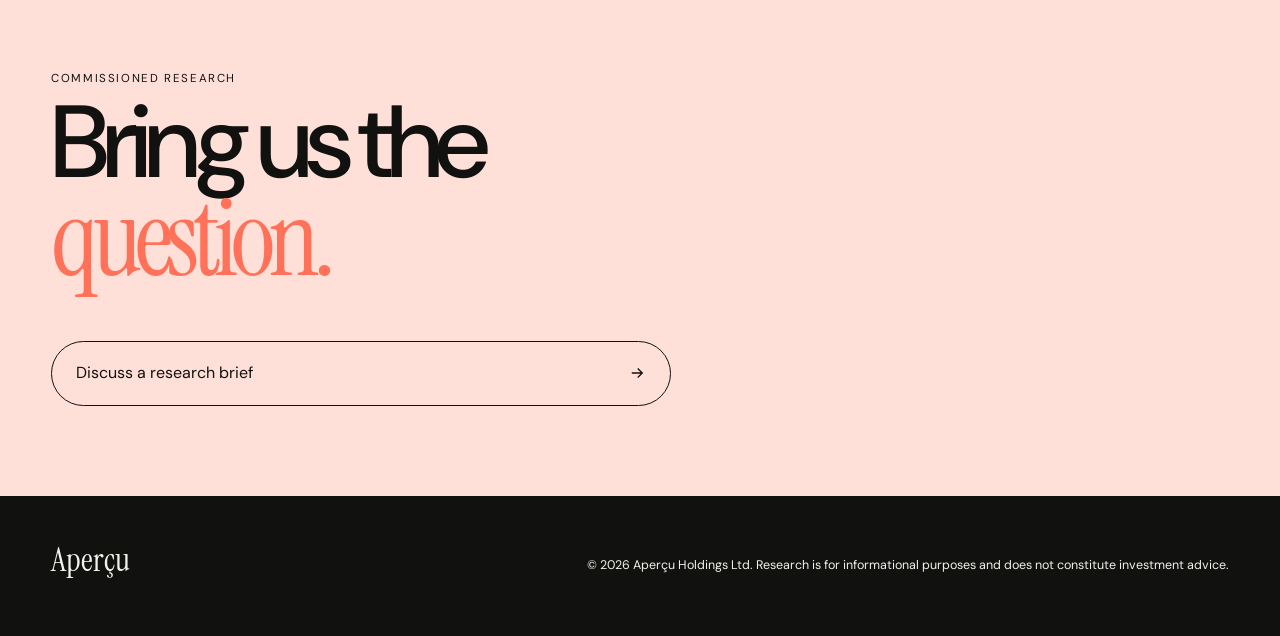
<file: research/index.html>
<!doctype html><html lang="en"><head><meta charset="utf-8"><meta name="viewport" content="width=device-width,initial-scale=1"><title>Research — Aperçu</title><link rel="icon" type="image/svg+xml" href="favicon.svg"><link rel="preconnect" href="https://fonts.googleapis.com"><link rel="preconnect" href="https://fonts.gstatic.com" crossorigin><link href="https://fonts.googleapis.com/css2?family=DM+Sans:wght@400;500;600&family=Instrument+Serif:ital@0;1&display=swap" rel="stylesheet"><link rel="stylesheet" href="../division.css"></head><body class="research-page"><header class="top"><a class="logo" href="../">Aperçu</a><a class="back" href="../"><svg viewBox="0 0 24 24"><path d="M19 12H5m6-6-6 6 6 6"/></svg> Group</a></header><main><section class="mast"><p class="label">Aperçu / Research</p><div><h1>See the market<br>with more <em>clarity.</em></h1><p class="mast-copy">Independent, sell-side coverage of Africa’s private technology markets, built for the people allocating capital.</p></div></section><section class="content"><div><p class="label">What we do</p><h2>Research that informs capital <em>decisions.</em></h2></div><div class="prose"><p>We produce independent research on Africa’s private technology markets, including company deep dives, sector landscapes and valuation frameworks.</p><p>Our work combines proprietary data and primary interviews so investors can make decisions grounded in structured analysis rather than pattern-matching.</p></div><div class="items"><article class="item"><span>01</span><h3>Company Deep Dives</h3></article><article class="item"><span>02</span><h3>Sector Mapping</h3></article><article class="item"><span>03</span><h3>Valuation Frameworks</h3></article></div></section><section class="cta"><p class="label">Commissioned research</p><h2>Bring us the<br><em>question.</em></h2><a href="mailto:hello@apercu.pro?subject=Apercu%20Research">Discuss a research brief <svg class="arrow" viewBox="0 0 24 24"><path d="M5 12h14m-6-6 6 6-6 6"/></svg></a></section></main><footer><a class="logo" href="../">Aperçu</a><p>© 2026 Aperçu Holdings Ltd. Research is for informational purposes and does not constitute investment advice.</p></footer></body></html>
</file>
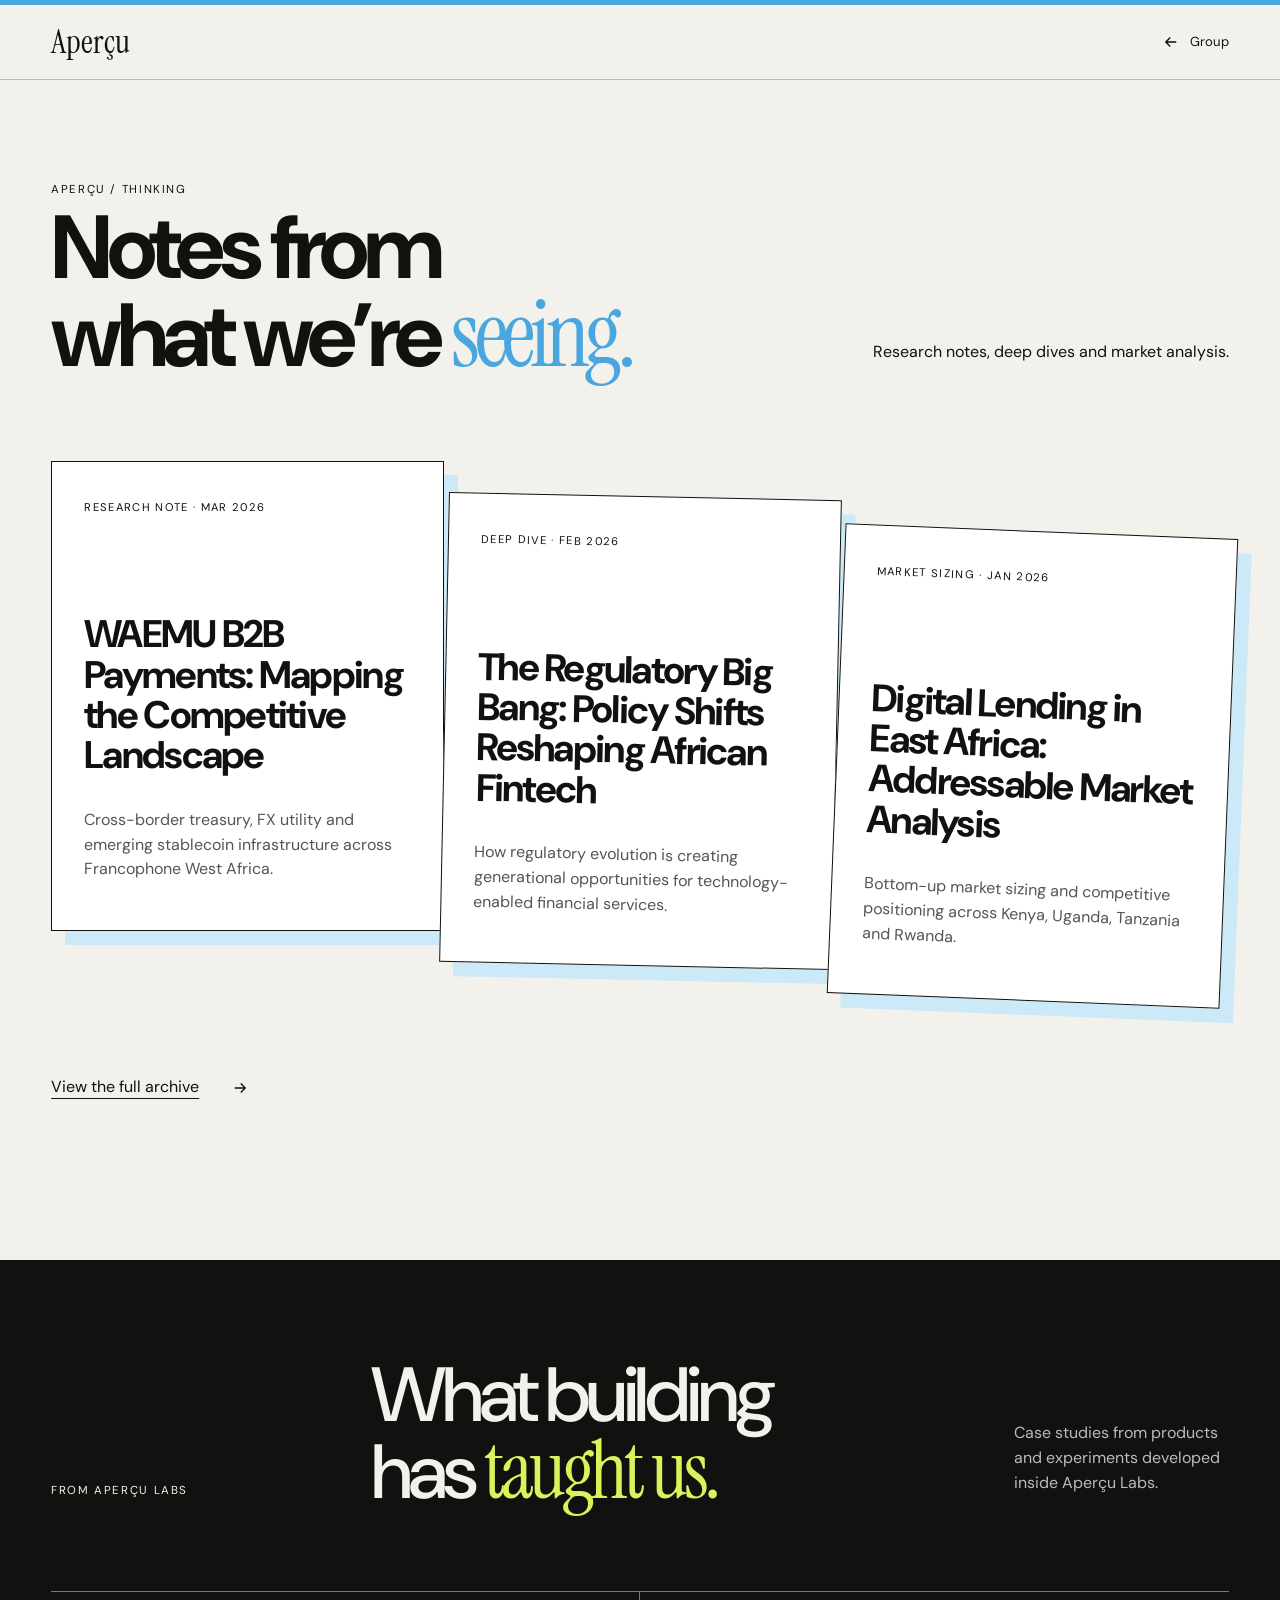
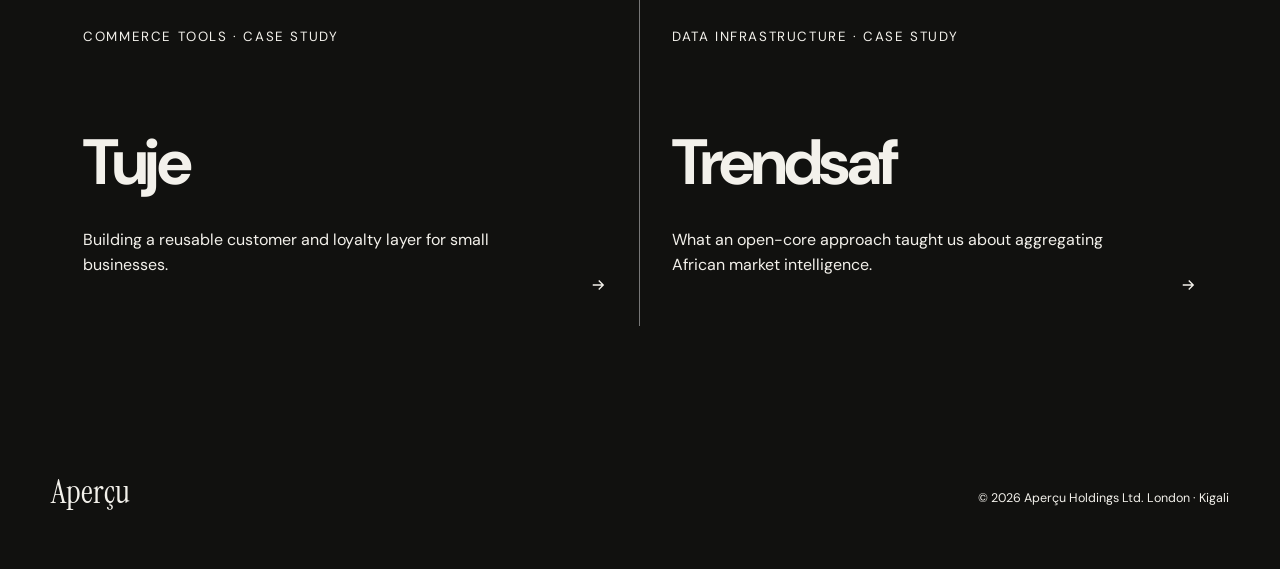
<file: thinking/index.html>
<!doctype html><html lang="en"><head><meta charset="utf-8"><meta name="viewport" content="width=device-width,initial-scale=1"><title>Thinking — Aperçu</title><link rel="icon" type="image/svg+xml" href="favicon.svg"><link rel="preconnect" href="https://fonts.googleapis.com"><link rel="preconnect" href="https://fonts.gstatic.com" crossorigin><link href="https://fonts.googleapis.com/css2?family=DM+Sans:wght@400;500;600&family=Instrument+Serif:ital@0;1&display=swap" rel="stylesheet"><link rel="stylesheet" href="../division.css"></head><body class="thinking-page"><header class="top"><a class="logo" href="../">Aperçu</a><a class="back" href="../"><svg viewBox="0 0 24 24"><path d="M19 12H5m6-6-6 6 6 6"/></svg> Group</a></header><main class="notes"><div class="notes-head"><div><p class="label">Aperçu / Thinking</p><h1>Notes from<br>what we’re <em>seeing.</em></h1></div><p>Research notes, deep dives and market analysis.</p></div><div class="stack"><a class="note" href="#"><small>Research note · Mar 2026</small><h2>WAEMU B2B Payments: Mapping the Competitive Landscape</h2><p>Cross-border treasury, FX utility and emerging stablecoin infrastructure across Francophone West Africa.</p></a><a class="note" href="#"><small>Deep dive · Feb 2026</small><h2>The Regulatory Big Bang: Policy Shifts Reshaping African Fintech</h2><p>How regulatory evolution is creating generational opportunities for technology-enabled financial services.</p></a><a class="note" href="#"><small>Market sizing · Jan 2026</small><h2>Digital Lending in East Africa: Addressable Market Analysis</h2><p>Bottom-up market sizing and competitive positioning across Kenya, Uganda, Tanzania and Rwanda.</p></a></div><a class="all" href="https://moneymythsafrica.substack.com/">View the full archive <svg class="arrow" viewBox="0 0 24 24"><path d="M5 12h14m-6-6 6 6-6 6"/></svg></a><section class="labs-cases"><div class="labs-cases-head"><p class="label">From Aperçu Labs</p><h2>What building<br>has <em>taught us.</em></h2><p>Case studies from products and experiments developed inside Aperçu Labs.</p></div><div class="case-list"><a class="case" href="https://apercu.pro/labs/"><small>Commerce tools · Case study</small><h3>Tuje</h3><p>Building a reusable customer and loyalty layer for small businesses.</p><svg class="arrow" viewBox="0 0 24 24"><path d="M5 12h14m-6-6 6 6-6 6"/></svg></a><a class="case" href="https://apercu.pro/labs/"><small>Data infrastructure · Case study</small><h3>Trendsaf</h3><p>What an open-core approach taught us about aggregating African market intelligence.</p><svg class="arrow" viewBox="0 0 24 24"><path d="M5 12h14m-6-6 6 6-6 6"/></svg></a></div></section></main><footer><a class="logo" href="../">Aperçu</a><p>© 2026 Aperçu Holdings Ltd. London · Kigali</p></footer></body></html>
</file>
<file: styles.css>
:root {
  --paper: #f2efe9;
  --ink: #11110f;
  --blue: #cbe7e7;
  --coral: #ff7259;
  --violet: #c9c2ff;
  --lime: #ddf15a;
  --line: rgba(17, 17, 15, 0.25);
}
* {
  box-sizing: border-box;
}
html {
  scroll-behavior: smooth;
}
body {
  margin: 0;
  background: var(--paper);
  color: var(--ink);
  font:
    16px/1.5 "DM Sans",
    sans-serif;
}
a {
  color: inherit;
}
.nav {
  height: 82px;
  padding: 0 4vw;
  display: flex;
  align-items: center;
  justify-content: space-between;
  border-bottom: 1px solid var(--line);
  position: relative;
  z-index: 10;
}
.logo {
  font:
    400 2.1rem/1 "Instrument Serif",
    serif;
  text-decoration: none;
}
.desktop-nav {
  display: flex;
  gap: 2.2rem;
}
.desktop-nav a,
.mobile-menu a {
  font-size: 0.82rem;
  text-decoration: none;
}
.menu-button,
.mobile-menu {
  display: none;
}
.hero {
  min-height: 720px;
  display: grid;
  grid-template-columns: 1.14fr 0.86fr;
  border-bottom: 1px solid var(--ink);
}
.hero-copy {
  padding: 8vw 4vw 6vw;
}
.kicker,
.section-label {
  font-size: 0.72rem;
  text-transform: uppercase;
  letter-spacing: 0.14em;
}
.kicker {
  display: flex;
  align-items: center;
  gap: 0.7rem;
}
.kicker span {
  width: 9px;
  height: 9px;
  border-radius: 50%;
  background: var(--ink);
}
h1,
h2,
h3,
p {
  margin-top: 0;
}
.hero h1 {
  font-size: clamp(3.7rem, 6.2vw, 6.8rem);
  line-height: 0.93;
  letter-spacing: -0.055em;
  font-weight: 500;
  max-width: 950px;
  margin: 3rem 0 2.4rem;
}
.lead {
  font-size: 1.16rem;
  line-height: 1.55;
  max-width: 630px;
  color: #3f3f3b;
}
.actions {
  display: flex;
  align-items: center;
  gap: 2rem;
  margin-top: 2.7rem;
}
.button {
  display: inline-flex;
  gap: 2.5rem;
  align-items: center;
  padding: 1rem 1.2rem;
  text-decoration: none;
}
.dark {
  background: var(--ink);
  color: white;
}
.button svg,
.division a svg,
.article svg,
.contact a svg {
  width: 18px;
  fill: none;
  stroke: currentColor;
  stroke-width: 1.8;
}
.text-link {
  text-underline-offset: 6px;
}
.hero-field {
  background: var(--blue);
  position: relative;
  overflow: hidden;
  display: flex;
  align-items: flex-end;
  padding: 4vw;
}
.hero-field p {
  font-size: 0.7rem;
  letter-spacing: 0.16em;
  position: relative;
  z-index: 2;
}
.lens {
  position: absolute;
  border: 1.5px solid var(--ink);
  border-radius: 50%;
  width: 35vw;
  height: 35vw;
}
.lens.one {
  right: -9vw;
  top: -8vw;
}
.lens.two {
  right: -3vw;
  top: 16vw;
}
.lens.three {
  right: 17vw;
  top: 2vw;
  background: rgba(255, 255, 255, 0.18);
  backdrop-filter: blur(10px);
}
.audience {
  display: flex;
  gap: 4rem;
  align-items: center;
  padding: 1.6rem 4vw;
  border-bottom: 1px solid var(--line);
  font-size: 0.78rem;
}
.audience p {
  margin: 0;
  text-transform: uppercase;
  letter-spacing: 0.12em;
}
.audience div {
  display: flex;
  justify-content: space-between;
  gap: 2rem;
  flex: 1;
  color: #555;
}
.about,
.thinking {
  padding: 9vw 4vw;
  display: grid;
  grid-template-columns: 0.35fr 0.65fr;
  gap: 5vw;
}
.about h2,
.division-head h2,
.thinking h2,
.contact h2 {
  font-size: clamp(3.5rem, 6.3vw, 6.6rem);
  line-height: 0.87;
  letter-spacing: -0.055em;
  font-weight: 500;
  margin: 0 0 3rem;
}
.about h2 em,
.division-head h2 em,
.thinking h2 em,
.contact h2 em {
  font:
    400 1.08em/1 "Instrument Serif",
    serif;
}
.about > div:last-child > p {
  font-size: 1.13rem;
  max-width: 690px;
}
.divisions {
  border-top: 1px solid var(--ink);
}
.division-head {
  padding: 7vw 4vw 5vw;
  display: grid;
  grid-template-columns: 0.2fr 0.48fr 0.32fr;
  gap: 4vw;
  align-items: end;
}
.division-head .section-label {
  align-self: start;
}
.division-head h2 {
  margin: 0;
}
.group-explainer {
  max-width: 470px;
  margin: 0 0 0.5rem;
  color: #444;
  font-size: 1.05rem;
  line-height: 1.6;
}
.division-grid {
  display: grid;
  grid-template-columns: repeat(3, 1fr);
  border-top: 1px solid var(--ink);
}
.division {
  min-height: 540px;
  padding: 2rem;
  display: flex;
  flex-direction: column;
  justify-content: space-between;
  border-right: 1px solid var(--ink);
  transition:
    filter 0.25s,
    transform 0.25s;
}
.division:last-child {
  border-right: 0;
}
.division:hover {
  filter: saturate(1.12);
  transform: translateY(-7px);
}
.research {
  background: var(--coral);
}
.advisory {
  background: var(--violet);
}
.labs {
  background: var(--lime);
}
.division .num {
  font-size: 0.68rem;
  letter-spacing: 0.15em;
}
.division h3 {
  font:
    400 clamp(3.5rem, 6vw, 6.5rem) / 0.9 "Instrument Serif",
    serif;
  margin-bottom: 1.5rem;
}
.division div > p {
  max-width: 370px;
}
.division a {
  display: flex;
  justify-content: space-between;
  align-items: center;
  border-top: 1px solid;
  padding-top: 1rem;
  margin-top: 3rem;
  text-decoration: none;
  font-size: 0.86rem;
}
.thinking {
  background: #151513;
  color: var(--paper);
  align-items: start;
}
.article {
  border-top: 1px solid rgba(255, 255, 255, 0.35);
  padding-top: 1.5rem;
  text-decoration: none;
}
.article span {
  font-size: 0.72rem;
  letter-spacing: 0.1em;
  text-transform: uppercase;
}
.article h3 {
  font:
    400 clamp(2.2rem, 4vw, 4.4rem) / 1.02 "Instrument Serif",
    serif;
  margin: 4rem 0;
}
.article p {
  display: flex;
  justify-content: space-between;
  border-top: 1px solid rgba(255, 255, 255, 0.35);
  padding-top: 1rem;
}
.contact {
  background: var(--blue);
  padding: 8vw 4vw;
}
.contact a {
  display: flex;
  justify-content: space-between;
  align-items: center;
  border: 1px solid;
  border-radius: 100px;
  padding: 1.3rem 2rem;
  text-decoration: none;
  max-width: 600px;
  font-size: 1.2rem;
}
footer {
  padding: 3.5rem 4vw;
  display: grid;
  grid-template-columns: 1fr 1fr 1fr;
  align-items: end;
}
footer div {
  display: flex;
  gap: 1.5rem;
}
footer p {
  font-size: 0.78rem;
  margin: 0;
  text-align: right;
}
.mobile-menu {
  position: absolute;
  top: 72px;
  left: 0;
  right: 0;
  background: var(--paper);
  padding: 1.5rem;
  border-bottom: 1px solid;
}
@media (max-width: 760px) {
  .nav {
    height: 72px;
    padding: 0 1.25rem;
  }
  .desktop-nav {
    display: none;
  }
  .menu-button {
    display: block;
    border: 0;
    background: none;
    padding: 0.5rem;
  }
  .menu-button svg {
    display: block;
    width: 25px;
    fill: none;
    stroke: var(--ink);
    stroke-width: 1.8;
  }
  .mobile-menu.open {
    display: flex;
    flex-direction: column;
    gap: 1.3rem;
  }
  .hero {
    grid-template-columns: 1fr;
    min-height: auto;
  }
  .hero-copy {
    padding: 5rem 1.25rem 4rem;
  }
  .hero h1 {
    font-size: clamp(3.7rem, 16vw, 5rem);
  }
  .hero-field {
    min-height: 440px;
    padding: 1.25rem;
  }
  .lens {
    width: 80vw;
    height: 80vw;
  }
  .lens.one {
    right: -35vw;
    top: -8vw;
  }
  .lens.two {
    right: -20vw;
    top: 38vw;
  }
  .lens.three {
    right: 25vw;
    top: 12vw;
  }
  .audience {
    padding: 1.5rem 1.25rem;
    align-items: flex-start;
  }
  .audience div {
    display: grid;
    grid-template-columns: 1fr 1fr;
  }
  .about,
  .thinking {
    padding: 6rem 1.25rem;
    grid-template-columns: 1fr;
  }
  .about h2,
  .division-head h2,
  .thinking h2,
  .contact h2 {
    font-size: clamp(3.5rem, 15vw, 4.8rem);
  }
  .division-head {
    padding: 5rem 1.25rem 3rem;
    grid-template-columns: 1fr;
    gap: 2rem;
  }
  .group-explainer {
    margin-top: 0;
    font-size: 1rem;
  }
  .division-grid {
    grid-template-columns: 1fr;
  }
  .division {
    min-height: 430px;
    border-right: 0;
    border-bottom: 1px solid;
  }
  .division:hover {
    transform: none;
  }
  .contact {
    padding: 6rem 1.25rem;
  }
  .contact a {
    font-size: 1rem;
    padding: 1rem 1.2rem;
  }
  footer {
    padding: 3rem 1.25rem;
    grid-template-columns: 1fr;
    gap: 1.3rem;
  }
  footer p {
    text-align: left;
  }
}
@media (prefers-reduced-motion: reduce) {
  html {
    scroll-behavior: auto;
  }
}
.hero-field {
  background: #cbe7e7;
}
.hero-field > img {
  position: absolute;
  inset: 0;
  width: 100%;
  height: 100%;
  object-fit: cover;
  object-position: 60% center;
}
.hero-field .fade {
  position: absolute;
  inset: 0;
  background:
    linear-gradient(
      90deg,
      var(--paper) 0%,
      rgba(243, 241, 235, 0.18) 35%,
      transparent 68%
    ),
    linear-gradient(0deg, var(--paper) 0%, transparent 34%);
}
.hero-field .lens {
  z-index: 1;
  border-color: rgba(255, 255, 255, 0.72);
  background: rgba(255, 255, 255, 0.08);
  backdrop-filter: blur(4px);
  -webkit-backdrop-filter: blur(4px);
}
.hero-field .lens.one {
  right: -16vw;
  top: -9vw;
}
.hero-field .lens.two {
  right: -4vw;
  top: 18vw;
}
.hero-field .lens.three {
  right: 17vw;
  top: 3vw;
}
.hero-field > p {
  z-index: 2;
  color: #fff;
  text-shadow: 0 1px 10px rgba(0, 0, 0, 0.35);
}
.about h2 em,
.division-head h2 em,
.thinking-head h2 em,
.contact h2 em {
  color: #3195d1;
}
.who {
  display: grid;
  grid-template-columns: repeat(3, 1fr);
  border-top: 1px solid;
  border-bottom: 1px solid;
}
.who article {
  padding: 3rem 4vw;
  min-height: 290px;
  border-right: 1px solid;
}
.who article:last-child {
  border-right: 0;
}
.who h3 {
  font-size: 1.65rem;
  line-height: 1.15;
  letter-spacing: -0.035em;
  margin: 4rem 0 1rem;
}
.who p:last-child {
  font-size: 0.95rem;
}
.division,
.division:nth-child(2),
.division:nth-child(3) {
  background: #d5eaf2;
}
.division:hover {
  background: #c4e3ef;
  filter: none;
}
.division h3 {
  font-family: "DM Sans", sans-serif;
  font-weight: 500;
  letter-spacing: -0.06em;
}
.division-grid {
  border-color: var(--ink);
}
.thinking {
  background: #151513;
  grid-template-columns: 0.42fr 0.58fr;
  align-items: start;
}
.thinking-head h2 {
  font-size: clamp(3.8rem, 6.5vw, 7rem);
  line-height: 0.84;
  letter-spacing: -0.06em;
}
.note-stack {
  display: grid;
  grid-template-columns: repeat(3, 1fr);
  align-items: start;
  padding-top: 1rem;
}
.note {
  position: relative;
  background: var(--paper);
  color: var(--ink);
  border: 1px solid #777;
  padding: 1.7rem;
  min-height: 410px;
  text-decoration: none;
  box-shadow: 12px 12px 0 #3195d1;
}
.note:nth-child(2) {
  transform: translateY(32px) rotate(1.2deg);
}
.note:nth-child(3) {
  transform: translateY(64px) rotate(2.2deg);
}
.note span {
  font-size: 0.67rem;
  letter-spacing: 0.1em;
  text-transform: uppercase;
}
.note h3 {
  font-size: 1.75rem;
  line-height: 1.08;
  letter-spacing: -0.04em;
  margin: 6rem 0 1.5rem;
}
.note p {
  font-size: 0.86rem;
  line-height: 1.45;
}
.all-notes {
  grid-column: 1/-1;
  margin-top: 7rem;
  display: flex;
  align-items: center;
  justify-content: space-between;
  border-top: 1px solid #666;
  padding-top: 1rem;
  text-decoration: none;
}
.all-notes svg {
  width: 18px;
  fill: none;
  stroke: currentColor;
  stroke-width: 1.8;
}
.contact {
  display: grid;
  grid-template-columns: 1fr 0.55fr;
  gap: 7vw;
}
.contact > div:first-child > p:not(.section-label) {
  max-width: 540px;
}
.addresses {
  display: grid;
  grid-template-columns: 1fr 1fr;
  gap: 2.5rem;
  align-content: end;
}
.addresses b {
  font-size: 0.75rem;
  text-transform: uppercase;
  letter-spacing: 0.1em;
}
.addresses p {
  font-size: 0.9rem;
}
.email svg {
  width: 22px;
  fill: none;
  stroke: currentColor;
  stroke-width: 1.8;
}
footer {
  display: block;
  background: var(--paper);
  color: var(--ink);
  padding: 0;
}
.footer-main {
  padding: 3rem 4vw;
  display: grid;
  grid-template-columns: 1fr 1fr 1fr;
  align-items: end;
}
.footer-links {
  display: flex;
  gap: 1.4rem;
}
.footer-links a,
.footer-links button {
  font: inherit;
  font-size: 0.78rem;
  background: none;
  border: 0;
  padding: 0;
  text-decoration: underline;
  text-underline-offset: 5px;
  cursor: pointer;
}
.footer-main > p {
  font-size: 0.78rem;
  text-align: right;
  margin: 0;
}
.disclaimer {
  border-top: 1px solid var(--line);
  padding: 1.5rem 4vw 3rem;
}
.disclaimer p {
  max-width: 1150px;
  font-size: 0.68rem;
  line-height: 1.55;
  color: #65645f;
}
.legal-panel {
  display: none;
  position: fixed;
  inset: 0;
  z-index: 50;
  background: rgba(17, 17, 15, 0.56);
  padding: 5vw;
  align-items: center;
  justify-content: center;
}
.legal-panel.open {
  display: flex;
}
.legal-panel > div {
  position: relative;
  background: var(--paper);
  padding: 3rem;
  max-width: 720px;
  max-height: 80vh;
  overflow: auto;
}
.legal-panel h3 {
  font-size: 2.5rem;
}
.legal-panel .close {
  position: absolute;
  right: 1.4rem;
  top: 1.4rem;
  border: 0;
  background: none;
  cursor: pointer;
}
.legal-panel .close svg {
  width: 22px;
  fill: none;
  stroke: currentColor;
  stroke-width: 1.8;
}
@media (max-width: 760px) {
  .who {
    grid-template-columns: 1fr;
  }
  .who article {
    border-right: 0;
    border-bottom: 1px solid;
    min-height: 230px;
  }
  .who article:last-child {
    border-bottom: 0;
  }
  .who h3 {
    margin-top: 2.5rem;
  }
  .thinking {
    grid-template-columns: 1fr;
  }
  .note-stack {
    grid-template-columns: 1fr;
  }
  .note,
  .note:nth-child(2),
  .note:nth-child(3) {
    min-height: 330px;
    transform: none;
    margin-bottom: -95px;
  }
  .note:nth-child(2) {
    margin-left: 10px;
  }
  .note:nth-child(3) {
    margin-left: 20px;
    margin-bottom: 0;
  }
  .all-notes {
    margin-top: 7rem;
  }
  .contact {
    grid-template-columns: 1fr;
  }
  .addresses {
    margin-top: 3rem;
  }
  .footer-main {
    grid-template-columns: 1fr;
    gap: 1.5rem;
  }
  .footer-main > p {
    text-align: left;
  }
  .footer-links {
    flex-wrap: wrap;
  }
  .hero-field .lens.one {
    right: -40vw;
    top: -10vw;
  }
  .hero-field .lens.two {
    right: -20vw;
    top: 50vw;
  }
  .hero-field .lens.three {
    right: 25vw;
    top: 14vw;
  }
}

/* Softer, more spatial group composition */
.hero {
  position: relative;
  display: block;
  min-height: 800px;
}
.hero-copy {
  position: relative;
  z-index: 4;
  max-width: 1040px;
}
.hero-field {
  position: absolute;
  inset: 0;
  min-height: 0;
  display: block;
  background: transparent;
}
.hero-field > img {
  object-position: center 62%;
}
.hero-field .fade {
  background:
    radial-gradient(
      ellipse 68% 92% at 9% 43%,
      rgba(243, 241, 235, 0.98) 0%,
      rgba(243, 241, 235, 0.92) 33%,
      rgba(243, 241, 235, 0.58) 55%,
      rgba(243, 241, 235, 0) 78%
    ),
    linear-gradient(
      0deg,
      var(--paper) 0%,
      rgba(243, 241, 235, 0.18) 34%,
      transparent 58%
    );
}
.hero-field .lens {
  border-color: rgba(255, 255, 255, 0.52);
  background: rgba(255, 255, 255, 0.045);
  backdrop-filter: blur(2px);
  -webkit-backdrop-filter: blur(2px);
}
.hero-field .lens.one {
  width: 42vw;
  height: 42vw;
  right: -12vw;
  top: -11vw;
}
.hero-field .lens.two {
  width: 34vw;
  height: 34vw;
  right: 5vw;
  top: 17vw;
}
.hero-field .lens.three {
  width: 27vw;
  height: 27vw;
  right: 29vw;
  top: 5vw;
}
.hero-field > p {
  position: absolute;
  right: 2rem;
  bottom: 2rem;
}
.breadth {
  padding: 9vw 4vw 11vw;
  display: grid;
  grid-template-columns: 0.7fr 1.3fr;
  gap: 8vw;
  align-items: start;
  background: #ebe8e1;
  overflow: hidden;
}
.breadth h2 {
  font-size: clamp(3.2rem, 5.8vw, 6.1rem);
  line-height: 0.87;
  letter-spacing: -0.06em;
  font-weight: 500;
  margin: 0;
}
.breadth h2 em {
  font:
    400 1.06em/1 "Instrument Serif",
    serif;
  color: #3195d1;
}
.capability-field {
  position: relative;
  min-height: 470px;
}
.capability-field span {
  position: absolute;
  display: block;
  background: var(--paper);
  border-radius: 100px;
  padding: 1rem 1.45rem;
  box-shadow: 0 14px 35px rgba(17, 17, 15, 0.07);
  font-size: clamp(0.86rem, 1.2vw, 1.03rem);
  white-space: nowrap;
}
.capability-field span:nth-child(1) {
  left: 3%;
  top: 2%;
  transform: rotate(-4deg);
}
.capability-field span:nth-child(2) {
  right: 5%;
  top: 5%;
  transform: rotate(3deg);
}
.capability-field span:nth-child(3) {
  left: 30%;
  top: 20%;
  transform: rotate(1deg);
}
.capability-field span:nth-child(4) {
  left: 0;
  top: 38%;
  transform: rotate(4deg);
}
.capability-field span:nth-child(5) {
  right: 0;
  top: 40%;
  transform: rotate(-3deg);
}
.capability-field span:nth-child(6) {
  left: 24%;
  top: 56%;
  transform: rotate(-2deg);
}
.capability-field span:nth-child(7) {
  left: 2%;
  top: 76%;
  transform: rotate(2deg);
}
.capability-field span:nth-child(8) {
  right: 2%;
  top: 72%;
  transform: rotate(4deg);
}
.capability-field span:nth-child(9) {
  left: 38%;
  top: 88%;
  transform: rotate(-3deg);
}
.division,
.division:nth-child(2),
.division:nth-child(3) {
  background: transparent;
}
.division-grid {
  border: 0;
  gap: 1.4rem;
  padding: 0 4vw 6vw;
}
.division {
  border: 1px solid rgba(17, 17, 15, 0.23);
  border-radius: 3px;
  min-height: 500px;
  box-shadow: 0 18px 55px rgba(17, 17, 15, 0.055);
  transform: rotate(-0.6deg);
  transition:
    background-color 0.28s ease,
    transform 0.28s ease,
    box-shadow 0.28s ease;
}
.division:nth-child(2) {
  transform: translateY(24px) rotate(0.5deg);
}
.division:nth-child(3) {
  transform: translateY(-10px) rotate(-0.2deg);
}
.division:hover,
.division:focus-within {
  transform: translateY(-8px) rotate(0);
  box-shadow: 0 24px 60px rgba(17, 17, 15, 0.1);
}
.division:nth-child(1):hover,
.division:nth-child(1):focus-within {
  background: var(--coral);
}
.division:nth-child(2):hover,
.division:nth-child(2):focus-within {
  background: var(--violet);
  transform: translateY(-8px) rotate(0);
}
.division:nth-child(3):hover,
.division:nth-child(3):focus-within {
  background: var(--lime);
  transform: translateY(-8px) rotate(0);
}
.thinking {
  grid-template-columns: 0.4fr 0.6fr;
  min-height: 820px;
}
.note-stack {
  display: block;
  position: relative;
  min-height: 560px;
}
.note {
  position: absolute;
  left: 0;
  width: calc(100% - 110px);
  min-height: 250px;
  box-shadow: 0 20px 60px rgba(0, 0, 0, 0.28);
  padding: 1.6rem 2rem 2rem;
  transition: transform 0.28s ease;
}
.note:nth-child(1) {
  top: 0;
  z-index: 1;
  transform: translateX(0) rotate(-0.5deg);
}
.note:nth-child(2) {
  top: 125px;
  z-index: 2;
  transform: translateX(42px) rotate(0.5deg);
}
.note:nth-child(3) {
  top: 250px;
  z-index: 3;
  transform: translateX(84px) rotate(-0.25deg);
}
.note:hover {
  z-index: 5;
  transform: translateX(18px) translateY(-8px) rotate(0);
}
.note h3 {
  font-size: clamp(1.55rem, 2.5vw, 2.65rem);
  margin: 2.2rem 0 0.7rem;
  max-width: 720px;
}
.note p {
  max-width: 700px;
  margin-bottom: 0;
}
.all-notes {
  position: absolute;
  left: 84px;
  right: 25px;
  bottom: 0;
  margin: 0;
}
.contact {
  background: #e7e3dc;
}
.contact .email {
  background: transparent;
}
@media (max-width: 760px) {
  .hero {
    min-height: 780px;
  }
  .hero-copy {
    padding-top: 4rem;
  }
  .hero-field > img {
    object-position: 66% bottom;
  }
  .hero-field .fade {
    background: linear-gradient(
      180deg,
      var(--paper) 0%,
      rgba(243, 241, 235, 0.92) 42%,
      rgba(243, 241, 235, 0.22) 68%,
      var(--paper) 100%
    );
  }
  .hero-field .lens.one {
    width: 85vw;
    height: 85vw;
    right: -45vw;
    top: 36vw;
  }
  .hero-field .lens.two {
    width: 70vw;
    height: 70vw;
    right: 2vw;
    top: 78vw;
  }
  .hero-field .lens.three {
    display: none;
  }
  .breadth {
    padding: 6rem 1.25rem;
    grid-template-columns: 1fr;
  }
  .capability-field {
    min-height: 560px;
  }
  .capability-field span:nth-child(odd) {
    left: 0;
    right: auto;
  }
  .capability-field span:nth-child(even) {
    right: 0;
    left: auto;
  }
  .division-grid {
    padding: 0 1.25rem 5rem;
    gap: 1rem;
  }
  .division,
  .division:nth-child(2),
  .division:nth-child(3) {
    transform: none;
    min-height: 390px;
  }
  .thinking {
    min-height: 920px;
  }
  .note-stack {
    min-height: 620px;
  }
  .note {
    width: calc(100% - 28px);
    min-height: 310px;
  }
  .note:nth-child(1) {
    top: 0;
  }
  .note:nth-child(2) {
    top: 145px;
    transform: translateX(12px) rotate(0.5deg);
  }
  .note:nth-child(3) {
    top: 290px;
    transform: translateX(24px) rotate(-0.25deg);
  }
  .note:hover {
    transform: none;
  }
  .all-notes {
    left: 24px;
    right: 0;
    bottom: 0;
  }
}

/* Wide, rounded research-note stack */
.thinking {
  min-height: 900px;
}
.note-stack {
  min-height: 650px;
}
.note {
  left: 0;
  width: 100%;
  min-height: 270px;
  border-radius: 26px;
  border-color: rgba(17, 17, 15, 0.32);
  box-shadow: 0 18px 55px rgba(0, 0, 0, 0.24);
  overflow: hidden;
}
.note:nth-child(1) {
  top: 0;
  transform: rotate(-0.35deg);
}
.note:nth-child(2) {
  top: 148px;
  transform: translateX(18px) rotate(0.25deg);
}
.note:nth-child(3) {
  top: 296px;
  transform: translateX(36px) rotate(-0.15deg);
}
.note:hover {
  transform: translateY(-10px) rotate(0);
}
.note h3 {
  max-width: 760px;
  font-size: clamp(1.65rem, 2.6vw, 2.75rem);
  margin: 2rem 0 0.8rem;
}
.all-notes {
  left: 36px;
  right: 0;
}
@media (max-width: 760px) {
  .thinking {
    min-height: 940px;
  }
  .note-stack {
    min-height: 650px;
  }
  .note {
    width: calc(100% - 18px);
    min-height: 300px;
    border-radius: 20px;
  }
  .note:nth-child(1) {
    top: 0;
    transform: none;
  }
  .note:nth-child(2) {
    top: 158px;
    transform: translateX(8px);
  }
  .note:nth-child(3) {
    top: 316px;
    transform: translateX(16px);
  }
  .note:hover {
    transform: none;
  }
  .all-notes {
    left: 16px;
  }
}

/* Aligned card stack: movement stays on the vertical axis */
.note {
  left: 0;
  width: 100%;
  transform: none;
  transition:
    transform 0.42s cubic-bezier(0.22, 1, 0.36, 1),
    box-shadow 0.42s cubic-bezier(0.22, 1, 0.36, 1);
}
.note:nth-child(1) {
  top: 0;
  transform: none;
}
.note:nth-child(2) {
  top: 148px;
  transform: none;
}
.note:nth-child(3) {
  top: 296px;
  transform: none;
}
.note:hover,
.note:focus-visible {
  z-index: 5;
  transform: translateY(-18px);
  box-shadow: 0 28px 70px rgba(0, 0, 0, 0.32);
}
.all-notes {
  left: 0;
}
@media (max-width: 760px) {
  .note {
    width: 100%;
  }
  .note:nth-child(1) {
    top: 0;
  }
  .note:nth-child(2) {
    top: 158px;
  }
  .note:nth-child(3) {
    top: 316px;
  }
  .note:hover {
    transform: none;
  }
  .note:focus-visible {
    transform: translateY(-12px);
  }
  .all-notes {
    left: 0;
  }
}

/* Liquid-glass surface for the aligned Thinking stack */
.thinking {
  background:
    radial-gradient(circle at 78% 18%, rgba(74, 166, 223, 0.2), transparent 34%),
    radial-gradient(circle at 54% 72%, rgba(255, 255, 255, 0.08), transparent 38%),
    #151513;
}
.thinking .note {
  background: rgba(243, 241, 235, 0.68);
  border: 1px solid rgba(255, 255, 255, 0.72);
  -webkit-backdrop-filter: blur(22px) saturate(135%);
  backdrop-filter: blur(22px) saturate(135%);
  box-shadow:
    inset 0 1px 0 rgba(255, 255, 255, 0.82),
    inset 1px 0 0 rgba(255, 255, 255, 0.28),
    0 22px 58px rgba(0, 0, 0, 0.3);
}
.thinking .note:hover,
.thinking .note:focus-visible {
  box-shadow:
    inset 0 1px 0 rgba(255, 255, 255, 0.92),
    inset 1px 0 0 rgba(255, 255, 255, 0.35),
    0 32px 76px rgba(0, 0, 0, 0.38);
}

/* Mobile composition repair — keep the desktop art direction intact */
@media (max-width: 760px) {
  html,
  body {
    max-width: 100%;
    overflow-x: hidden;
  }

  .hero {
    min-height: 880px;
    overflow: hidden;
  }

  .hero-copy {
    width: 100%;
    max-width: none;
    padding: 4.5rem 1.25rem 5rem;
  }

  .hero h1 {
    max-width: 100%;
    margin: 2.6rem 0 2rem;
    font-size: clamp(3rem, 12.25vw, 3.65rem);
    line-height: 0.96;
    letter-spacing: -0.052em;
  }

  .hero .lead {
    max-width: 32rem;
    color: #292925;
    font-size: 1.02rem;
    line-height: 1.55;
  }

  .actions {
    align-items: flex-start;
    flex-wrap: wrap;
    gap: 1.25rem;
    margin-top: 2rem;
  }

  .hero-field > img {
    object-position: 58% 100%;
  }

  .hero-field .fade {
    background:
      radial-gradient(
        ellipse 118% 72% at 14% 43%,
        rgba(243, 241, 235, 0.98) 0%,
        rgba(243, 241, 235, 0.92) 42%,
        rgba(243, 241, 235, 0.48) 69%,
        rgba(243, 241, 235, 0) 88%
      ),
      linear-gradient(
        180deg,
        rgba(243, 241, 235, 0.98) 0%,
        rgba(243, 241, 235, 0.9) 50%,
        rgba(243, 241, 235, 0.32) 76%,
        rgba(243, 241, 235, 0.88) 100%
      );
  }

  .hero-field .lens {
    border-color: rgba(255, 255, 255, 0.58);
  }

  .thinking {
    display: block;
    min-height: auto;
    padding: 5rem 1.25rem 6rem;
    overflow: hidden;
  }

  .thinking-head {
    width: 100%;
    margin-bottom: 3rem;
  }

  .thinking-head h2 {
    max-width: 100%;
    margin-bottom: 0;
    font-size: clamp(3.1rem, 13vw, 4rem);
    line-height: 0.92;
  }

  .note-stack {
    position: relative;
    display: flex;
    flex-direction: column;
    width: 100%;
    min-height: 0;
    gap: 0;
    padding: 0;
  }

  .thinking .note,
  .thinking .note:nth-child(1),
  .thinking .note:nth-child(2),
  .thinking .note:nth-child(3) {
    position: relative;
    inset: auto;
    width: 100%;
    min-height: 250px;
    margin: 0;
    padding: 1.4rem;
    border-radius: 24px;
    transform: none;
  }

  .thinking .note:nth-child(2),
  .thinking .note:nth-child(3) {
    margin-top: -32px;
  }

  .thinking .note:nth-child(1) {
    z-index: 1;
  }

  .thinking .note:nth-child(2) {
    z-index: 2;
  }

  .thinking .note:nth-child(3) {
    z-index: 3;
  }

  .thinking .note h3 {
    max-width: 100%;
    margin: 1.35rem 0 0.65rem;
    font-size: 1.45rem;
    line-height: 1.08;
  }

  .thinking .note p {
    max-width: 100%;
    font-size: 0.95rem;
    line-height: 1.45;
  }

  .thinking .note:hover,
  .thinking .note:focus-visible {
    transform: translateY(-8px);
  }

  .all-notes {
    position: static;
    display: flex;
    width: 100%;
    margin: 1.5rem 0 0;
  }
}
</file>
<file: division.css>
:root{--paper:#f3f1eb;--ink:#11110f;--blue:#4aa6df;--soft:#cce9f7;--line:rgba(17,17,15,.24)}*{box-sizing:border-box}html{scroll-behavior:smooth}body{margin:0;background:var(--paper);color:var(--ink);font:16px/1.55 "DM Sans",sans-serif}a{color:inherit}.top{height:80px;padding:0 4vw;display:flex;justify-content:space-between;align-items:center;border-bottom:1px solid var(--line)}.logo{font:400 2.05rem/1 "Instrument Serif",serif;text-decoration:none}.back{display:flex;align-items:center;gap:10px;font-size:.82rem;text-decoration:none}.back svg,.arrow{width:18px;fill:none;stroke:currentColor;stroke-width:1.8}.mast{padding:8vw 4vw 6vw;display:grid;grid-template-columns:.25fr .75fr;min-height:650px;border-bottom:1px solid}.label{font-size:.72rem;text-transform:uppercase;letter-spacing:.14em}.mast h1,.content h2,.cta h2{font-size:clamp(4.2rem,8vw,8.5rem);line-height:.84;letter-spacing:-.065em;font-weight:500;margin:0}.mast h1 em,.content h2 em,.cta h2 em{font:400 1.05em/1 "Instrument Serif",serif;color:var(--blue)}.mast-copy{font-size:1.25rem;max-width:700px;margin:3rem 0 0}.content{padding:8vw 4vw;display:grid;grid-template-columns:.55fr .45fr;gap:7vw}.content h2{font-size:clamp(3.2rem,5.7vw,6rem)}.prose p{font-size:1.1rem;max-width:640px}.items{display:grid;grid-template-columns:repeat(3,1fr);border:1px solid;margin-top:6rem;grid-column:1/-1}.item{padding:2rem;min-height:230px;border-right:1px solid}.item:last-child{border-right:0}.item span{font-size:.7rem;letter-spacing:.13em}.item h3{font-size:1.5rem;letter-spacing:-.03em;margin-top:4rem}.cta{background:var(--soft);padding:7vw 4vw}.cta a{display:flex;align-items:center;justify-content:space-between;max-width:620px;border:1px solid;border-radius:100px;padding:1.2rem 1.5rem;text-decoration:none;margin-top:3rem}footer{background:var(--ink);color:var(--paper);padding:3rem 4vw;display:flex;justify-content:space-between;gap:2rem;font-size:.78rem}.notes{padding:7vw 4vw}.notes-head{display:flex;align-items:end;justify-content:space-between;margin-bottom:5rem}.notes-head h1{font-size:clamp(4rem,7vw,7.5rem);line-height:.85;letter-spacing:-.06em;margin:0}.notes-head h1 em{font:400 1.05em/1 "Instrument Serif";color:var(--blue)}.stack{display:grid;grid-template-columns:repeat(3,1fr);align-items:start;max-width:1200px}.note{background:#fff;border:1px solid;padding:2rem;min-height:430px;box-shadow:14px 14px 0 var(--soft);text-decoration:none}.note:nth-child(2){transform:translateY(35px) rotate(1.2deg)}.note:nth-child(3){transform:translateY(70px) rotate(2.3deg)}.note small{font-size:.7rem;letter-spacing:.12em;text-transform:uppercase}.note h2{font-size:clamp(2rem,3vw,3.2rem);line-height:1.05;letter-spacing:-.045em;margin:6rem 0 2rem}.note p{color:#555}.all{margin:9rem 0 2rem;display:inline-flex;gap:2rem;align-items:center;text-underline-offset:6px}
@media(max-width:760px){.top{height:70px;padding:0 1.25rem}.mast{padding:5rem 1.25rem;grid-template-columns:1fr;gap:3rem;min-height:620px}.mast h1{font-size:clamp(4rem,20vw,6rem)}.content{padding:5rem 1.25rem;grid-template-columns:1fr}.items{grid-template-columns:1fr;margin-top:2rem}.item{border-right:0;border-bottom:1px solid;min-height:190px}.item:last-child{border-bottom:0}.cta{padding:5rem 1.25rem}footer{padding:3rem 1.25rem;flex-direction:column}.notes{padding:5rem 1.25rem}.notes-head{align-items:start;flex-direction:column;gap:2rem}.stack{grid-template-columns:1fr}.note,.note:nth-child(2),.note:nth-child(3){min-height:330px;transform:none;margin-bottom:-90px}.note:nth-child(2){margin-left:10px}.note:nth-child(3){margin-left:20px;margin-bottom:0}.note h2{margin-top:4rem}.all{margin-top:7rem}}
.research-page{--blue:#ff7259;--soft:#ffe0d8}.advisory-page{--blue:#9e91ff;--soft:#e3dfff}.thinking-page{--blue:#4aa6df;--soft:#cce9f7}.top{border-top:5px solid var(--blue)}.cta a{transition:background-color .25s ease}.cta a:hover,.cta a:focus-visible{background:var(--blue);outline:none}.labs-cases{margin:8rem -4vw -7vw;padding:8vw 4vw;background:#11110f;color:var(--paper)}.labs-cases-head{display:grid;grid-template-columns:.25fr .55fr .2fr;gap:4vw;align-items:end}.labs-cases h2{font-size:clamp(3.5rem,6vw,6.5rem);line-height:.88;letter-spacing:-.055em;font-weight:500;margin:0}.labs-cases h2 em{font:400 1.06em/1 "Instrument Serif",serif;color:#ddf15a}.labs-cases-head>p:last-child{color:#bbb}.case-list{display:grid;grid-template-columns:1fr 1fr;margin-top:5rem;border-top:1px solid #777}.case{position:relative;min-height:320px;padding:2rem;border-right:1px solid #777;text-decoration:none;transition:background-color .25s ease,color .25s ease}.case:last-child{border-right:0}.case:hover,.case:focus-visible{background:#ddf15a;color:var(--ink);outline:0}.case small{text-transform:uppercase;letter-spacing:.12em}.case h3{font-size:clamp(3rem,5vw,5rem);margin:4rem 0 1rem;letter-spacing:-.055em}.case p{max-width:440px}.case svg{position:absolute;right:2rem;bottom:2rem}@media(max-width:760px){.labs-cases{margin:7rem -1.25rem -5rem;padding:6rem 1.25rem}.labs-cases-head{grid-template-columns:1fr;align-items:start}.case-list{grid-template-columns:1fr}.case{border-right:0;border-bottom:1px solid #777}.case:last-child{border-bottom:0}}
</file>
<file: labs/assets/styles.css>
:root{--lime:#ddf15a;--ink:#111;--paper:#f1efe9;--white:#fafaf7;--line:rgba(17,17,17,.27)}
*{box-sizing:border-box}
html{scroll-behavior:smooth}
body{margin:0;background:var(--paper);color:var(--ink);font-family:"DM Sans",sans-serif;font-size:16px;overflow-x:hidden}
a{color:inherit;text-decoration:none}
.site-header{height:82px;padding:0 2.2vw;display:grid;grid-template-columns:auto auto 1fr;column-gap:.32rem;align-items:center;border-bottom:1px solid rgba(255,255,255,.7);position:sticky;top:0;z-index:20;background:rgba(241,239,233,.68);backdrop-filter:blur(24px) saturate(145%);box-shadow:0 8px 32px rgba(17,17,17,.04)}
.wordmark{font-family:"Instrument Serif",serif;font-size:2rem;line-height:1}
.division{display:flex;align-items:center;gap:.34rem;font-size:.86rem}
.division span{width:8px;height:8px;border-radius:50%;background:var(--lime);border:1px solid}
.site-header nav{justify-self:end;display:flex;align-items:center;gap:1.8rem;font-size:.82rem}
.back-link{border:1px solid;padding:.7rem 1rem;border-radius:100px}
.menu-button{display:none}
.hero{min-height:calc(100svh - 82px);padding:3.5vw 2.2vw 2vw;position:relative;display:flex;flex-direction:column;overflow:hidden;background:var(--paper);color:var(--ink)}
.hero-kicker,.section-label{text-transform:uppercase;letter-spacing:.13em;font-size:.7rem}
.hero h1{font-size:clamp(5rem,13.8vw,13.2rem);font-weight:500;letter-spacing:-.085em;line-height:.69;margin:6vh 0 4vh;position:relative;z-index:2}
.hero h1 em{font-family:"Instrument Serif",serif;font-weight:400;color:var(--lime);-webkit-text-stroke:1.35px var(--ink);paint-order:stroke fill;text-shadow:none}
.hero-foot{margin-top:auto;display:flex;align-items:end;justify-content:space-between;position:relative;z-index:2}
.hero-foot>p{font-size:1.25rem;line-height:1.32;max-width:550px;margin-left:34vw}
.disc-link{width:145px;height:145px;border:1px solid var(--ink);border-radius:50%;display:flex;align-items:center;justify-content:center;gap:1rem;font-size:.75rem;transition:.3s;overflow:hidden}
.disc-link b{font-size:1.6rem}
.disc-link:hover{background:var(--lime);color:var(--ink);border-color:var(--lime);transform:rotate(-5deg)}
.mu-card{position:absolute;background:var(--lime);width:29vw;height:29vw;right:8vw;top:10vh;transform:rotate(8deg);display:flex;flex-direction:column;align-items:center;justify-content:center;box-shadow:0 30px 80px rgba(0,0,0,.18)}
.mu-card>span{font-size:clamp(7rem,17vw,16rem);font-weight:600;line-height:.7}
.mu-card small{position:absolute;bottom:1.3rem;left:1.3rem;font-size:.62rem;text-transform:uppercase;letter-spacing:.1em}
.lime-card{position:absolute;z-index:1;background:var(--lime);width:29vw;height:29vw;right:8vw;top:10vh;transform:rotate(8deg);display:flex;flex-direction:column;align-items:center;justify-content:center;box-shadow:0 22px 52px rgba(17,17,17,.12);overflow:hidden}
.lime-card>span{font-size:clamp(7rem,17vw,16rem);font-weight:500;line-height:.7;animation:slow-spin 22s linear infinite}.lime-card>span svg{display:block;width:clamp(7rem,17vw,16rem);height:auto}
.lime-card small{position:absolute;bottom:1.3rem;left:1.3rem;font-size:.62rem;text-transform:uppercase;letter-spacing:.1em}
@keyframes slow-spin{to{transform:rotate(360deg)}}
.statement{background:var(--ink);color:var(--white);padding:8vw 2.2vw;min-height:90vh}
.statement-copy{margin-top:10vw;font-size:clamp(3.7rem,8.2vw,8rem);line-height:.88;letter-spacing:-.07em}
.statement-copy p{margin:0}
.statement-copy .accent-line{font-family:"Instrument Serif";font-style:italic;color:var(--lime);text-align:right}
.statement-note{margin:9vw 0 0 50%;display:grid;grid-template-columns:1fr 2fr;gap:2rem;border-top:1px solid #555;padding-top:1.2rem}
.statement-note span{font-size:.72rem;color:var(--lime);text-transform:uppercase}
.statement-note p{font-size:1.15rem;line-height:1.4;margin:0}
.principle{display:grid;grid-template-columns:1fr 1fr;min-height:100vh}
.principle-graphic{background:var(--lime);display:flex;flex-direction:column;align-items:center;justify-content:center;overflow:hidden}
.monkey{font-size:17rem;font-weight:600;line-height:.65;transform:translateY(15px)}
.abstract-line{display:block;width:min(72%,460px);height:auto;object-fit:contain}
.principle-copy{padding:7vw 4vw;display:flex;flex-direction:column}
.principle-copy h2{font-size:clamp(4rem,7vw,7.5rem);letter-spacing:-.07em;line-height:.82;font-weight:500;margin:auto 0 3vw}
.principle-copy>p:not(.section-label):not(.aside){font-size:1.25rem;line-height:1.4;max-width:540px}
.aside{margin-top:auto;border-top:1px solid;padding-top:1rem;font-family:"Instrument Serif";font-size:1.5rem;font-style:italic}
.projects{background:var(--white);padding-top:8vw}
.projects-head{padding:0 2.2vw 7vw;display:grid;grid-template-columns:1fr 3fr;align-items:end}
.projects-head h2{font-size:clamp(5rem,10vw,10rem);line-height:.7;letter-spacing:-.075em;font-weight:500;margin:0}
.projects-head h2 i{font-family:"Instrument Serif";font-weight:400;color:var(--lime);text-shadow:0 0 1px var(--ink)}
.project{min-height:430px;border-top:1px solid;display:grid;grid-template-columns:8% 52% 1fr auto;padding:2vw 2.2vw;position:relative;overflow:hidden;transition:background .3s}
.project:last-child{border-bottom:1px solid}
.project:hover,.project:focus{background:var(--lime);outline:0}
.project-index{font-size:.72rem}
.project-main{display:flex;flex-direction:column}
.project-meta{display:flex;gap:1.5rem;text-transform:uppercase;letter-spacing:.1em;font-size:.64rem}
.status{display:flex;align-items:center;gap:.4rem}
.status i{width:8px;height:8px;border-radius:50%;background:#1fc75a}
.status.paused i{background:#777}
.project h3{font-size:clamp(5rem,10vw,10rem);letter-spacing:-.085em;line-height:.75;font-weight:500;margin:auto 0 2rem}
.project-main>p{max-width:540px;font-size:1.1rem;line-height:1.35;opacity:0;transform:translateY(16px);transition:opacity .3s,transform .3s}
.project:hover .project-main>p,.project:focus .project-main>p{opacity:1;transform:translateY(0)}
.project-mark{align-self:center;justify-self:center;font-size:11rem;font-weight:600}
.project-arrow{font-size:2rem;grid-column:4}
.signal-lines{display:flex;align-items:end;gap:12px;height:150px}
.signal-lines span{display:block;width:18px;background:var(--ink)}
.signal-lines span:nth-child(1){height:25%}
.signal-lines span:nth-child(2){height:75%}
.signal-lines span:nth-child(3){height:48%}
.signal-lines span:nth-child(4){height:100%}
.trend-grid{display:grid;grid-template-columns:repeat(3,35px);gap:8px}
.trend-grid span{width:35px;height:35px;background:var(--ink)}
.trend-grid span:nth-child(2),.trend-grid span:nth-child(6),.trend-grid span:nth-child(8){border-radius:50%}
.journey{padding:9vw 2.2vw;background:var(--ink);color:var(--white)}
.journey-line{display:grid;grid-template-columns:repeat(4,1fr);margin-top:7vw;border-top:1px solid #555}
.journey-line>div{padding:1.75rem 2.25rem 7rem;border-right:1px solid #555}
.journey-line>div:first-child{padding-left:0}
.journey-line>div:last-child{border-right:0;padding-right:0}
.journey-line b{color:var(--lime);font-size:.72rem}
.journey-line h3{font-size:2.5rem;font-weight:400;letter-spacing:-.05em;margin:5rem 0 1rem}
.journey-line p{color:#bbb;max-width:230px;line-height:1.45}
.closing{background:var(--lime);min-height:80vh;padding:6vw 2.2vw;display:flex;flex-direction:column;justify-content:space-between}
.closing p{font-size:clamp(4rem,9.4vw,9.5rem);line-height:.84;letter-spacing:-.075em;margin:0;max-width:1200px}
.closing a{border:1px solid;padding:1.5rem 1.75rem;border-radius:100px;display:flex;justify-content:space-between;align-items:center;font-size:1.5rem;transition:background .25s,color .25s}
.closing a:hover,.closing a:focus{background:var(--ink);color:var(--lime);outline:0}
.closing a span{font-size:2rem}
footer{padding:3vw 2.2vw;display:grid;grid-template-columns:1fr 1fr 1fr auto;align-items:end;border-top:1px solid}
.footer-links{display:flex;flex-direction:column;gap:.4rem}
.copyright{font-size:.72rem}
@media(max-width:800px){.site-header{height:68px;grid-template-columns:auto 1fr auto}
.menu-button{display:block;background:none;border:0;font:inherit;font-size:.8rem}
.site-header nav{display:none;position:absolute;top:68px;left:0;right:0;background:var(--paper);padding:2rem;flex-direction:column;align-items:flex-start;border-bottom:1px solid;font-size:1.2rem}
.site-header nav.open{display:flex}
.hero{min-height:calc(100svh - 68px);padding:7vw 5vw}
.hero h1{font-size:19vw;line-height:.76;margin-top:15vh}
.lime-card{width:50vw;height:50vw;right:-10vw;top:7vh}
.lime-card small{display:none}
.hero-foot>p{margin:0;max-width:62%;font-size:1rem}
.disc-link{position:relative;width:116px;height:116px;flex:0 0 116px;padding:1.15rem;gap:0;justify-content:center;font-size:.68rem;line-height:1.12;text-align:center}
.disc-link b{position:absolute;right:.7rem;bottom:.45rem;font-size:1.35rem}
.statement{padding:18vw 5vw}
.statement-copy{margin-top:30vw;font-size:14vw}
.statement-note{margin:25vw 0 0;grid-template-columns:1fr}
.principle{grid-template-columns:1fr}
.principle-graphic{min-height:70vh}
.principle-copy{min-height:80vh;padding:15vw 5vw}
.monkey{font-size:14rem}
.abstract-line{width:min(80%,400px)}
.projects-head{padding:18vw 5vw 12vw;grid-template-columns:1fr}
.projects-head h2{font-size:22vw;margin:12vw 0}
.project{grid-template-columns:10% 1fr auto;min-height:520px;padding:6vw 5vw}
.project-main{grid-column:2}
.project-mark{position:absolute;right:6vw;bottom:7vw;font-size:7rem;opacity:.15}
.project h3{font-size:19vw}
.project-main>p{opacity:1;transform:none}
.project-arrow{grid-column:3}
.journey{padding:18vw 5vw}
.journey-line{grid-template-columns:1fr 1fr}
.journey-line h3{margin-top:3rem}
.journey-line>div{padding:1.5rem 1.25rem 3rem}
.journey-line>div:nth-child(odd){padding-left:0}
.journey-line>div:nth-child(even){padding-right:0}
.journey-line>div:nth-child(2){border-right:0}
.journey-line>div:nth-child(n+3){border-top:1px solid #555}
.closing{min-height:70vh;padding:12vw 5vw}
.closing p{font-size:16vw}
footer{padding:10vw 5vw;grid-template-columns:1fr;gap:1rem}
footer>.footer-links{margin-top:2rem}
.copyright{grid-column:auto;margin-top:2rem}
}
@media(prefers-reduced-motion:reduce){html{scroll-behavior:auto}.lime-card>span{animation:none}
}
</file>
